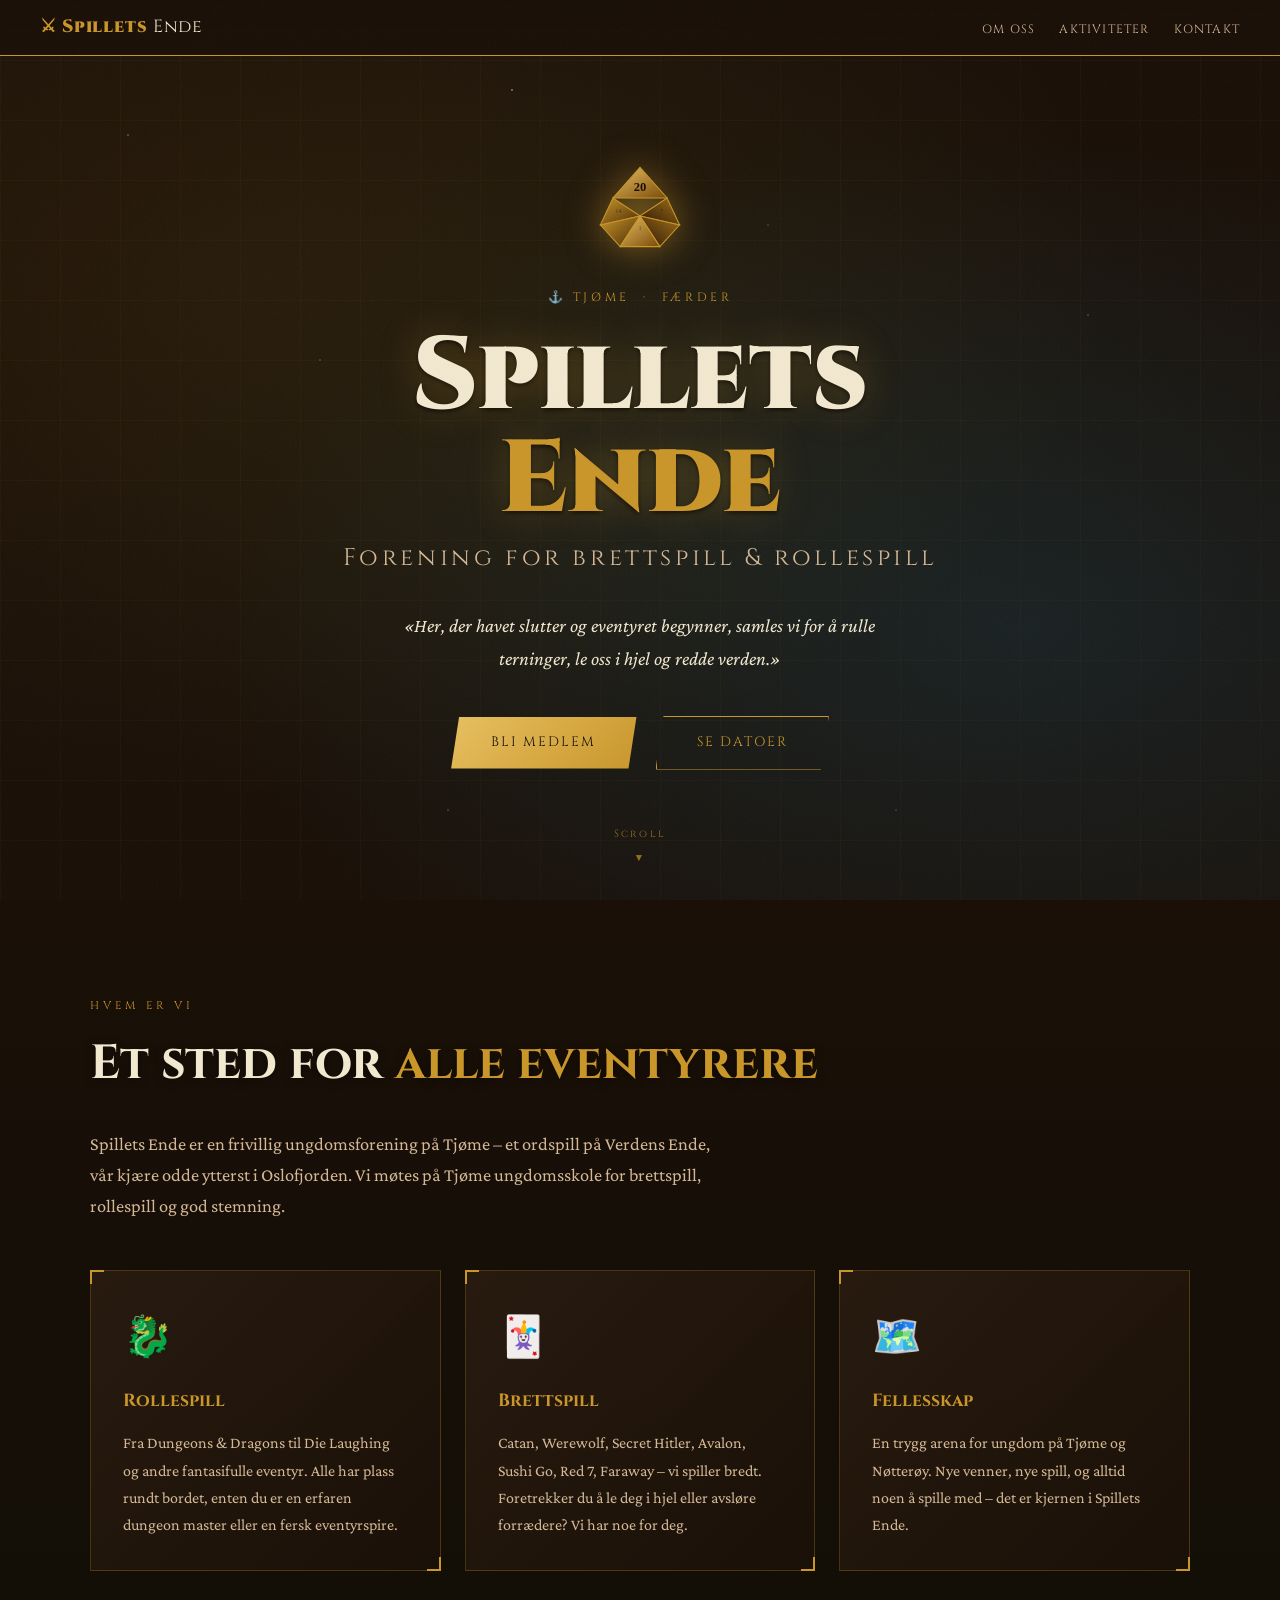
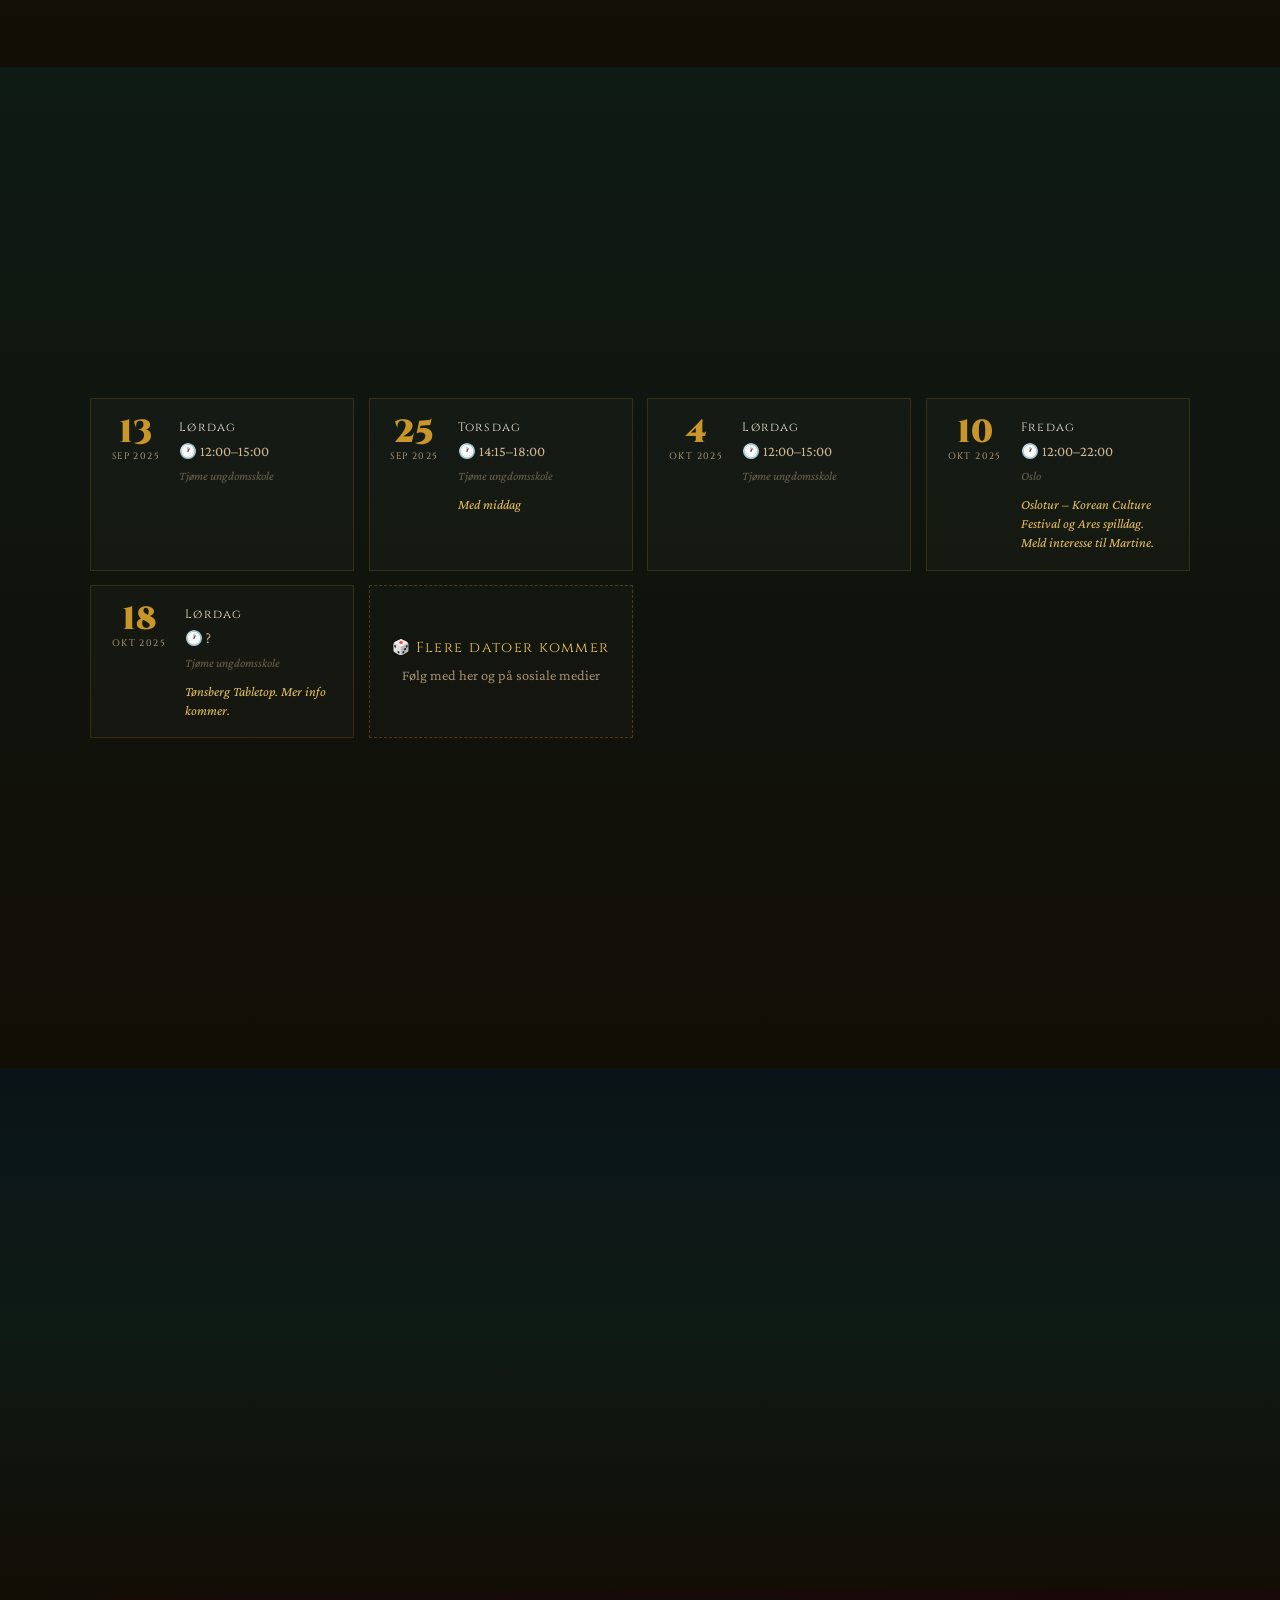
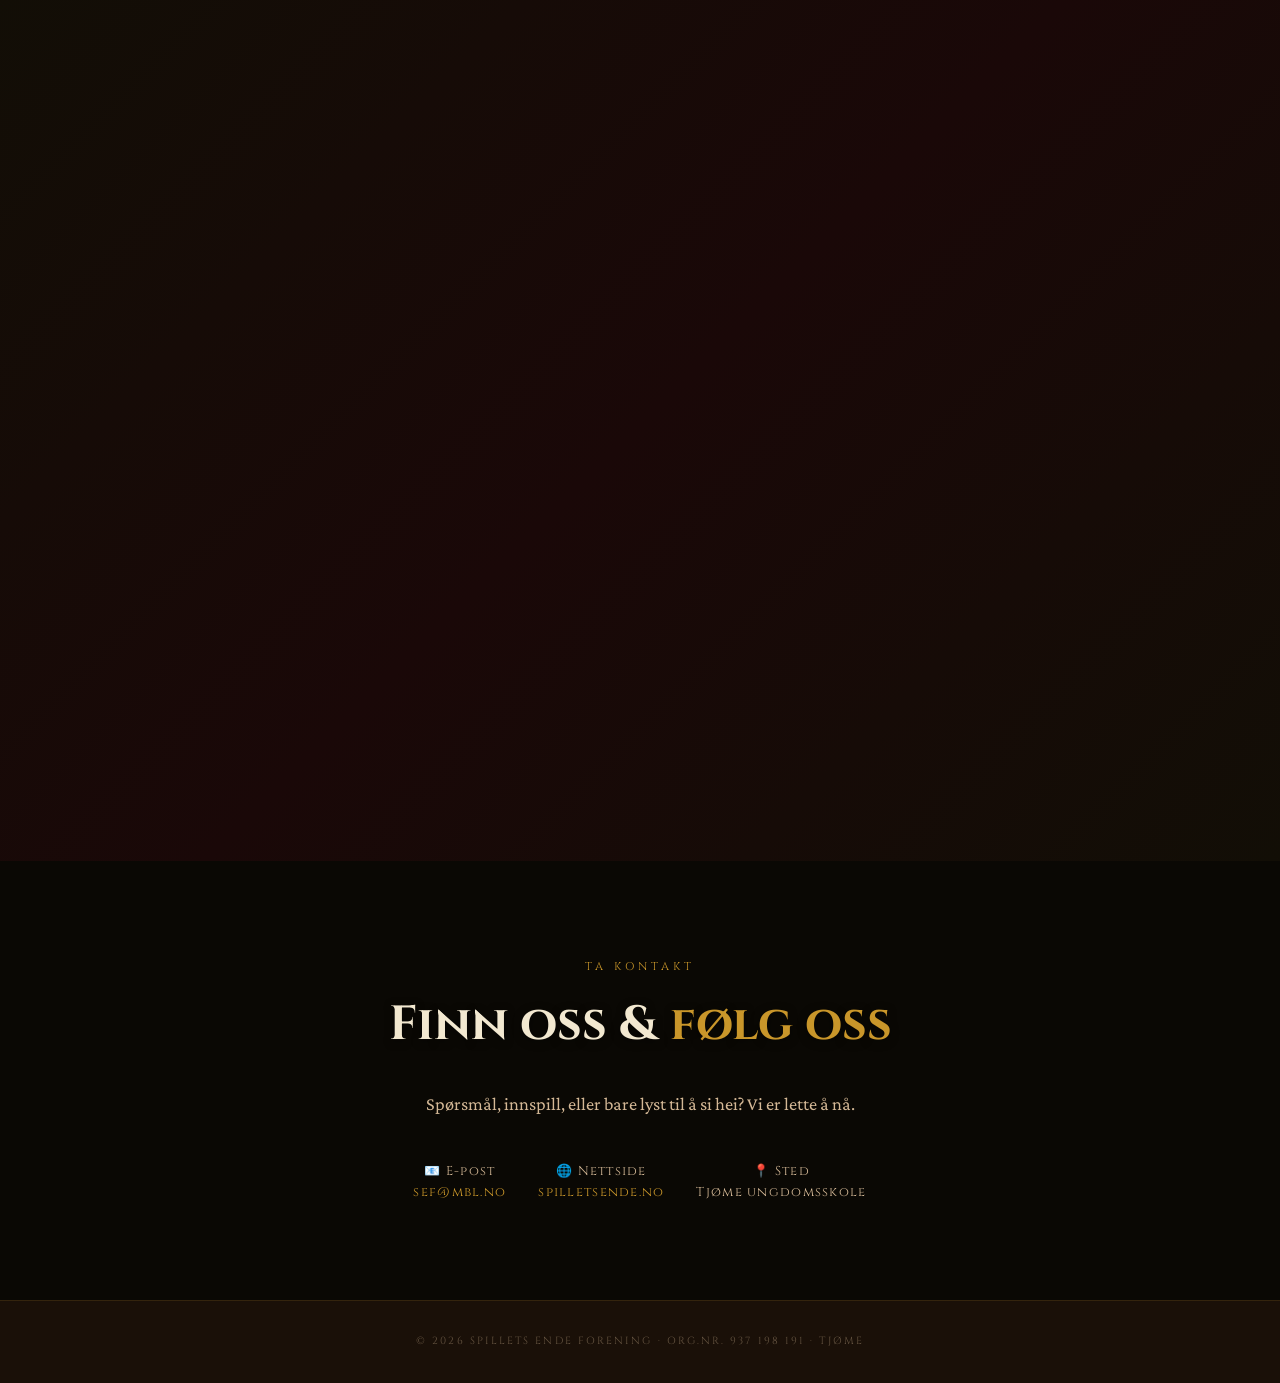
<file: index.html>
<!DOCTYPE html>
<html lang="no">
<head>
  <meta charset="UTF-8" />
  <meta name="viewport" content="width=device-width, initial-scale=1.0" />
  <title>Spillets Ende Forening – Tjøme</title>
  <link rel="preconnect" href="https://fonts.googleapis.com">
  <link href="https://fonts.googleapis.com/css2?family=Cinzel:wght@400;700;900&family=Crimson+Pro:ital,wght@0,400;0,600;1,400&display=swap" rel="stylesheet">
  <style>
    :root {
      --ink:       #1a1008;
      --parchment: #f2e8d0;
      --aged:      #d4b896;
      --crimson:   #8b1a1a;
      --gold:      #c9962a;
      --gold-lt:   #e8c060;
      --forest:    #2d4a2d;
      --ocean:     #1a3a4a;
    }

    *, *::before, *::after { box-sizing: border-box; margin: 0; padding: 0; }
    html { scroll-behavior: smooth; }

    body {
      background-color: var(--ink);
      color: var(--parchment);
      font-family: 'Crimson Pro', Georgia, serif;
      font-size: 1.15rem;
      line-height: 1.7;
      overflow-x: hidden;
    }

    body::before {
      content: '';
      position: fixed; inset: 0;
      background-image: url("data:image/svg+xml,%3Csvg xmlns='http://www.w3.org/2000/svg' width='300' height='300'%3E%3Cfilter id='n'%3E%3CfeTurbulence type='fractalNoise' baseFrequency='0.65' numOctaves='3' stitchTiles='stitch'/%3E%3C/filter%3E%3Crect width='300' height='300' filter='url(%23n)' opacity='0.04'/%3E%3C/svg%3E");
      pointer-events: none; z-index: 1000; opacity: 0.6;
    }

    /* NAV */
    nav {
      position: fixed; top: 0; left: 0; right: 0; z-index: 900;
      display: flex; align-items: center; justify-content: space-between;
      padding: 0.75rem 2.5rem;
      background: linear-gradient(to bottom, rgba(26,16,8,0.97), rgba(26,16,8,0.85));
      border-bottom: 1px solid var(--gold);
      backdrop-filter: blur(6px);
    }
    .nav-logo {
      font-family: 'Cinzel', serif; font-weight: 900; font-size: 1.1rem;
      color: var(--gold); letter-spacing: 0.05em; text-decoration: none;
    }
    .nav-logo span { color: var(--parchment); font-weight: 400; }
    nav ul { list-style: none; display: flex; gap: 1.5rem; }
    nav ul a {
      font-family: 'Cinzel', serif; font-size: 0.75rem;
      letter-spacing: 0.1em; color: var(--aged);
      text-decoration: none; text-transform: uppercase; transition: color 0.2s;
    }
    nav ul a:hover { color: var(--gold-lt); }

    /* HERO */
    #hero {
      min-height: 100vh;
      display: flex; flex-direction: column;
      align-items: center; justify-content: center;
      position: relative; padding: 6rem 2rem 4rem;
      text-align: center; overflow: hidden;
    }
    #hero::before {
      content: ''; position: absolute; inset: 0;
      background:
        radial-gradient(ellipse at 20% 30%, rgba(201,150,42,0.08) 0%, transparent 60%),
        radial-gradient(ellipse at 80% 70%, rgba(26,58,74,0.4) 0%, transparent 55%),
        radial-gradient(ellipse at 50% 50%, rgba(45,74,45,0.15) 0%, transparent 70%);
    }
    .stars {
      position: absolute; inset: 0;
      background-image:
        radial-gradient(1px 1px at 10% 15%, rgba(255,255,220,0.7) 0%, transparent 100%),
        radial-gradient(1px 1px at 25% 40%, rgba(255,255,220,0.5) 0%, transparent 100%),
        radial-gradient(1.5px 1.5px at 40% 10%, rgba(255,255,220,0.6) 0%, transparent 100%),
        radial-gradient(1px 1px at 60% 25%, rgba(255,255,220,0.4) 0%, transparent 100%),
        radial-gradient(1px 1px at 75% 5%, rgba(255,255,220,0.7) 0%, transparent 100%),
        radial-gradient(1px 1px at 85% 35%, rgba(255,255,220,0.5) 0%, transparent 100%),
        radial-gradient(1px 1px at 35% 90%, rgba(255,255,220,0.5) 0%, transparent 100%),
        radial-gradient(1px 1px at 70% 90%, rgba(255,255,220,0.4) 0%, transparent 100%);
    }
    #hero::after {
      content: ''; position: absolute; inset: 0;
      background-image:
        linear-gradient(rgba(201,150,42,0.04) 1px, transparent 1px),
        linear-gradient(90deg, rgba(201,150,42,0.04) 1px, transparent 1px);
      background-size: 60px 60px;
    }
    .hero-content { position: relative; z-index: 2; max-width: 780px; }
    .hero-eyebrow {
      font-family: 'Cinzel', serif; font-size: 0.75rem;
      letter-spacing: 0.3em; color: var(--gold); text-transform: uppercase;
      margin-bottom: 1.2rem; opacity: 0; animation: fadeUp 0.8s 0.2s forwards;
    }
    .hero-title {
      font-family: 'Cinzel', serif; font-weight: 900;
      font-size: clamp(3rem, 8vw, 6.5rem); line-height: 1.0;
      color: var(--parchment);
      text-shadow: 0 0 40px rgba(201,150,42,0.3), 0 2px 4px rgba(0,0,0,0.8);
      margin-bottom: 0.4rem; opacity: 0; animation: fadeUp 0.9s 0.4s forwards;
    }
    .hero-title .accent { color: var(--gold); }
    .hero-sub {
      font-family: 'Cinzel', serif; font-size: clamp(1rem, 2.5vw, 1.5rem);
      color: var(--aged); letter-spacing: 0.15em; margin-bottom: 2rem;
      opacity: 0; animation: fadeUp 0.9s 0.6s forwards;
    }
    .hero-tagline {
      font-style: italic; font-size: 1.2rem; color: var(--parchment);
      opacity: 0; animation: fadeUp 0.9s 0.8s forwards;
      margin-bottom: 2.5rem; max-width: 520px; margin-left: auto; margin-right: auto;
    }

    /* D20 */
    .d20-wrap {
      display: block; margin: 0 auto 1.5rem;
      opacity: 0; animation: fadeUp 0.9s 0.1s forwards;
    }
    .d20-svg {
      width: 90px; height: 90px;
      animation: slowSpin 22s linear infinite;
      filter: drop-shadow(0 0 18px rgba(201,150,42,0.55));
    }
    @keyframes slowSpin { from { transform: rotate(0deg); } to { transform: rotate(360deg); } }

    .btn-primary {
      display: inline-block; font-family: 'Cinzel', serif;
      font-size: 0.85rem; letter-spacing: 0.15em; text-transform: uppercase;
      color: var(--ink); background: linear-gradient(135deg, var(--gold-lt), var(--gold));
      padding: 0.9rem 2.5rem; border: none; cursor: pointer; text-decoration: none;
      clip-path: polygon(8px 0%, 100% 0%, calc(100% - 8px) 100%, 0% 100%);
      transition: filter 0.2s, transform 0.2s;
      opacity: 0; animation: fadeUp 0.9s 1s forwards;
    }
    .btn-primary:hover { filter: brightness(1.15); transform: translateY(-2px); }
    .btn-secondary {
      display: inline-block; font-family: 'Cinzel', serif;
      font-size: 0.85rem; letter-spacing: 0.15em; text-transform: uppercase;
      color: var(--gold); background: transparent;
      padding: 0.9rem 2.5rem; border: 1px solid var(--gold); cursor: pointer;
      text-decoration: none; margin-left: 1rem;
      clip-path: polygon(8px 0%, 100% 0%, calc(100% - 8px) 100%, 0% 100%);
      transition: background 0.2s, color 0.2s, transform 0.2s;
      opacity: 0; animation: fadeUp 0.9s 1.1s forwards;
    }
    .btn-secondary:hover { background: rgba(201,150,42,0.1); transform: translateY(-2px); }

    .scroll-hint {
      position: absolute; bottom: 2rem; left: 50%; transform: translateX(-50%);
      font-family: 'Cinzel', serif; font-size: 0.65rem;
      letter-spacing: 0.2em; color: var(--gold);
      opacity: 0; animation: fadeIn 1s 2s forwards;
      display: flex; flex-direction: column; align-items: center; gap: 0.4rem;
    }
    .scroll-hint::after { content: '▼'; animation: bounce 1.5s ease-in-out infinite; }
    @keyframes bounce { 0%,100%{transform:translateY(0)} 50%{transform:translateY(6px)} }

    /* SHARED */
    section { padding: 6rem 2rem; position: relative; }
    .section-inner { max-width: 1100px; margin: 0 auto; }
    .section-label {
      font-family: 'Cinzel', serif; font-size: 0.7rem;
      letter-spacing: 0.35em; color: var(--gold);
      text-transform: uppercase; margin-bottom: 0.5rem;
    }
    .section-title {
      font-family: 'Cinzel', serif; font-size: clamp(2rem, 4vw, 3rem);
      font-weight: 700; color: var(--parchment); margin-bottom: 1.5rem;
      text-shadow: 0 2px 8px rgba(0,0,0,0.5);
    }
    .section-title .gold { color: var(--gold); }

    /* OM OSS */
    #om {
      background: linear-gradient(to bottom, var(--ink), #120e06),
        url("data:image/svg+xml,%3Csvg xmlns='http://www.w3.org/2000/svg' width='60' height='60'%3E%3Cpath d='M30 5 L55 20 L55 40 L30 55 L5 40 L5 20 Z' fill='none' stroke='rgba(201,150,42,0.04)' stroke-width='1'/%3E%3C/svg%3E") center/60px 60px;
    }
    .cards-grid {
      display: grid; grid-template-columns: repeat(auto-fit, minmax(280px, 1fr));
      gap: 1.5rem; margin-top: 3rem;
    }
    .card {
      background: linear-gradient(135deg, rgba(42,28,16,0.9), rgba(26,16,8,0.95));
      border: 1px solid rgba(201,150,42,0.25);
      padding: 2rem; position: relative; transition: border-color 0.3s, transform 0.3s;
    }
    .card:hover { border-color: var(--gold); transform: translateY(-4px); }
    .card::before, .card::after {
      content: ''; position: absolute; width: 14px; height: 14px;
      border-color: var(--gold); border-style: solid;
    }
    .card::before { top: -1px; left: -1px; border-width: 2px 0 0 2px; }
    .card::after  { bottom: -1px; right: -1px; border-width: 0 2px 2px 0; }
    .card-icon { font-size: 2.5rem; margin-bottom: 1rem; }
    .card-title { font-family: 'Cinzel', serif; font-size: 1.1rem; color: var(--gold); margin-bottom: 0.75rem; }
    .card p { color: var(--aged); font-size: 1rem; }

    /* KALENDER */
    #kalender { background: linear-gradient(to bottom, #0e1a14, #120e06); }
    .cal-grid {
      display: grid;
      grid-template-columns: repeat(auto-fill, minmax(250px, 1fr));
      gap: 0.9rem; margin-top: 2.5rem;
    }
    .cal-item {
      display: flex; align-items: flex-start; gap: 1.2rem;
      border: 1px solid rgba(201,150,42,0.18);
      padding: 1.1rem 1.3rem;
      background: rgba(255,255,255,0.02);
      position: relative; transition: border-color 0.3s, background 0.3s;
    }
    .cal-item:hover { border-color: var(--gold); background: rgba(201,150,42,0.05); }
    .cal-item.past { opacity: 0.38; }
    .cal-item.next { border-color: var(--gold); background: rgba(201,150,42,0.08); }
    .cal-item.next::before {
      content: 'NESTE';
      position: absolute; top: -0.6rem; left: 1rem;
      font-family: 'Cinzel', serif; font-size: 0.55rem;
      letter-spacing: 0.2em; color: var(--ink);
      background: var(--gold); padding: 0.1rem 0.5rem;
    }
    .cal-item.placeholder {
      border-style: dashed; border-color: rgba(201,150,42,0.3);
      align-items: center; justify-content: center; text-align: center;
      background: rgba(255,255,255,0.01);
    }
    .cal-item.placeholder .cal-weekday { font-size: 0.9rem; color: var(--gold-lt); }
    .cal-item.placeholder .cal-time { opacity: 0.75; }
    .cal-date-box { flex-shrink: 0; text-align: center; min-width: 46px; }
    .cal-day { font-family: 'Cinzel', serif; font-size: 2rem; font-weight: 900; color: var(--gold); line-height: 1; }
    .cal-month { font-family: 'Cinzel', serif; font-size: 0.58rem; letter-spacing: 0.15em; text-transform: uppercase; color: var(--aged); }
    .cal-info { flex: 1; }
    .cal-weekday { font-family: 'Cinzel', serif; font-size: 0.75rem; letter-spacing: 0.1em; color: var(--parchment); margin-bottom: 0.1rem; }
    .cal-time { font-size: 0.9rem; color: var(--aged); }
    .cal-location { font-size: 0.78rem; color: rgba(212,184,150,0.45); font-style: italic; margin-top: 0.15rem; }
    .cal-note { font-size: 0.85rem; color: var(--gold-lt); font-style: italic; margin-top: 0.5rem; line-height: 1.4; }

    /* HISTORIKK */
    .historikk-wrap { margin-top: 2.5rem; }
    .historikk-list { display: flex; flex-wrap: wrap; gap: 0.5rem; margin-top: 1.2rem; }
    .historikk-chip {
      font-size: 0.78rem; color: rgba(212,184,150,0.55);
      border: 1px solid rgba(201,150,42,0.12);
      padding: 0.3rem 0.75rem; white-space: nowrap;
      background: rgba(255,255,255,0.015);
    }

    /* TJØME */
    #tjome { background: linear-gradient(to bottom, #0a1418, #0e1a14 50%, #120e06); }
    .location-pill {
      display: inline-flex; align-items: center; gap: 0.5rem;
      font-family: 'Cinzel', serif; font-size: 0.75rem; letter-spacing: 0.1em;
      color: var(--ocean); background: var(--gold);
      padding: 0.3rem 1rem;
      clip-path: polygon(6px 0%,100% 0%,calc(100% - 6px) 100%,0% 100%);
      margin-bottom: 1.5rem;
    }

    /* MEMBERSHIP */
    #medlemskap { background: linear-gradient(135deg, #120e06, #1a0808, #120e06); text-align: center; }
    .membership-box {
      max-width: 540px; margin: 3rem auto 0;
      border: 1px solid var(--gold); padding: 3rem 2.5rem; position: relative;
      background: linear-gradient(135deg, rgba(42,16,16,0.6), rgba(26,8,8,0.8));
    }
    .membership-box::before {
      content: '✦ ── ✦'; position: absolute; top: -0.75rem; left: 50%; transform: translateX(-50%);
      background: #120e06; padding: 0 1rem; color: var(--gold); font-size: 0.8rem; letter-spacing: 0.2em;
    }
    .membership-box::after {
      content: '✦ ── ✦'; position: absolute; bottom: -0.75rem; left: 50%; transform: translateX(-50%);
      background: #120e06; padding: 0 1rem; color: var(--gold); font-size: 0.8rem; letter-spacing: 0.2em;
    }
    .price-display {
      font-family: 'Cinzel', serif; font-size: 4rem; font-weight: 900;
      color: var(--gold); line-height: 1; margin: 1rem 0 0.25rem;
      text-shadow: 0 0 30px rgba(201,150,42,0.4);
    }
    .price-display span { font-size: 1.5rem; vertical-align: super; }
    .price-label {
      font-family: 'Cinzel', serif; font-size: 0.7rem; letter-spacing: 0.3em;
      color: var(--aged); margin-bottom: 2rem; text-transform: uppercase;
    }
    .perks { list-style: none; text-align: left; margin-bottom: 2rem; }
    .perks li {
      padding: 0.5rem 0; border-bottom: 1px solid rgba(201,150,42,0.1);
      color: var(--aged); font-size: 1rem;
    }
    .perks li::before { content: '⚔ '; color: var(--gold); }

    /* KONTAKT */
    #kontakt { background: #0a0804; text-align: center; }
    .kontakt-grid { display: flex; flex-wrap: wrap; justify-content: center; gap: 2rem; margin-top: 2.5rem; }
    .kontakt-item { font-family: 'Cinzel', serif; font-size: 0.8rem; letter-spacing: 0.1em; color: var(--aged); }
    .kontakt-item a { color: var(--gold); text-decoration: none; }
    .kontakt-item a:hover { color: var(--gold-lt); }

    footer {
      padding: 2rem; text-align: center;
      border-top: 1px solid rgba(201,150,42,0.15);
      font-family: 'Cinzel', serif; font-size: 0.65rem;
      letter-spacing: 0.2em; color: rgba(212,184,150,0.4);
    }

    @keyframes fadeUp { from { opacity: 0; transform: translateY(20px); } to { opacity: 1; transform: translateY(0); } }
    @keyframes fadeIn { from { opacity: 0; } to { opacity: 0.7; } }
    .reveal { opacity: 0; transform: translateY(24px); transition: opacity 0.6s ease, transform 0.6s ease; }
    .reveal.visible { opacity: 1; transform: translateY(0); }
    @media (prefers-reduced-motion: reduce) { .reveal { opacity: 1; transform: none; } }
    @media (max-width: 600px) {
      nav ul { display: none; }
      .btn-secondary { margin-left: 0; margin-top: 0.75rem; display: block; text-align: center; }
    }
  </style>
</head>
<body>

  <nav>
    <a class="nav-logo" href="index.html">⚔ Spillets <span>Ende</span></a>
    <ul>
      <li><a href="om-oss.html">Om oss</a></li>
      <li><a href="aktiviteter.html">Aktiviteter</a></li>
      <li><a href="kontakt.html">Kontakt</a></li>
    </ul>
  </nav>

  <!-- HERO -->
  <section id="hero">
    <div class="stars"></div>
    <div class="hero-content">
      <span class="d20-wrap">
        <svg class="d20-svg" viewBox="0 0 100 100" xmlns="http://www.w3.org/2000/svg">
          <defs>
            <linearGradient id="g1" x1="0%" y1="0%" x2="100%" y2="100%">
              <stop offset="0%" stop-color="#e8c060"/>
              <stop offset="100%" stop-color="#7a4a08"/>
            </linearGradient>
            <linearGradient id="g2" x1="0%" y1="0%" x2="100%" y2="100%">
              <stop offset="0%" stop-color="#c9962a"/>
              <stop offset="100%" stop-color="#4a2a05"/>
            </linearGradient>
            <linearGradient id="g3" x1="100%" y1="0%" x2="0%" y2="100%">
              <stop offset="0%" stop-color="#a07018"/>
              <stop offset="100%" stop-color="#2a1403"/>
            </linearGradient>
          </defs>
          <polygon points="50,6 80,40 20,40" fill="url(#g1)" stroke="#c9962a" stroke-width="1.2"/>
          <polygon points="20,40 6,70 50,60" fill="url(#g2)" stroke="#c9962a" stroke-width="1.2"/>
          <polygon points="80,40 94,70 50,60" fill="url(#g3)" stroke="#c9962a" stroke-width="1.2"/>
          <polygon points="6,70 28,94 50,60" fill="url(#g2)" stroke="#c9962a" stroke-width="1.2"/>
          <polygon points="94,70 72,94 50,60" fill="url(#g3)" stroke="#c9962a" stroke-width="1.2"/>
          <polygon points="28,94 72,94 50,60" fill="url(#g1)" stroke="#c9962a" stroke-width="1.2"/>
          <text x="50" y="29" text-anchor="middle" dominant-baseline="middle"
            fill="#1a0e04" font-family="Georgia,serif" font-weight="bold" font-size="14">20</text>
          <text x="26" y="57" text-anchor="middle" fill="rgba(26,14,4,0.5)" font-family="serif" font-size="7">14</text>
          <text x="74" y="57" text-anchor="middle" fill="rgba(26,14,4,0.5)" font-family="serif" font-size="7">7</text>
          <text x="50" y="76" text-anchor="middle" fill="rgba(26,14,4,0.5)" font-family="serif" font-size="7">1</text>
        </svg>
      </span>

      <p class="hero-eyebrow">⚓ Tjøme &nbsp;·&nbsp; Færder</p>
      <h1 class="hero-title">Spillets<br><span class="accent">Ende</span></h1>
      <p class="hero-sub">Forening for brettspill & rollespill</p>
      <p class="hero-tagline">«Her, der havet slutter og eventyret begynner, samles vi for å rulle terninger, le oss i hjel og redde verden.»</p>
      <a href="kontakt.html" class="btn-primary">Bli medlem</a>
      <a href="#kalender" class="btn-secondary">Se datoer</a>
    </div>
    <div class="scroll-hint">Scroll</div>
  </section>

  <!-- OM OSS -->
  <section id="om">
    <div class="section-inner">
      <div class="reveal">
        <p class="section-label">Hvem er vi</p>
        <h2 class="section-title">Et sted for <span class="gold">alle eventyrere</span></h2>
        <p style="max-width:620px; color:var(--aged);">
          Spillets Ende er en frivillig ungdomsforening på Tjøme – et ordspill på Verdens Ende, vår kjære odde ytterst i Oslofjorden. Vi møtes på Tjøme ungdomsskole for brettspill, rollespill og god stemning.
        </p>
      </div>
      <div class="cards-grid">
        <div class="card reveal">
          <div class="card-icon">🐉</div>
          <h3 class="card-title">Rollespill</h3>
          <p>Fra Dungeons & Dragons til Die Laughing og andre fantasifulle eventyr. Alle har plass rundt bordet, enten du er en erfaren dungeon master eller en fersk eventyrspire.</p>
        </div>
        <div class="card reveal">
          <div class="card-icon">🃏</div>
          <h3 class="card-title">Brettspill</h3>
          <p>Catan, Werewolf, Secret Hitler, Avalon, Sushi Go, Red 7, Faraway – vi spiller bredt. Foretrekker du å le deg i hjel eller avsløre forrædere? Vi har noe for deg.</p>
        </div>
        <div class="card reveal">
          <div class="card-icon">🗺️</div>
          <h3 class="card-title">Fellesskap</h3>
          <p>En trygg arena for ungdom på Tjøme og Nøtterøy. Nye venner, nye spill, og alltid noen å spille med – det er kjernen i Spillets Ende.</p>
        </div>
      </div>
    </div>
  </section>

  <!-- KALENDER -->
  <section id="kalender">
    <div class="section-inner">
      <div class="reveal">
        <p class="section-label">Når vi møtes</p>
        <h2 class="section-title">Spillsamlinger <span class="gold">2025</span></h2>
        <p style="color:var(--aged); max-width:580px; margin-bottom:0.5rem;">
          Alle samlinger holdes på <strong style="color:var(--parchment)">Tjøme ungdomsskole</strong> med mindre annet er angitt. Sjekk sosiale medier for eventuelle endringer.
        </p>
      </div>
      <div class="cal-grid" id="calGrid"></div>

      <div class="historikk-wrap reveal">
        <p class="section-label" style="margin-bottom:0.75rem;">Gjennomførte arrangementer</p>
        <div class="historikk-list" id="historikkList"></div>
      </div>
    </div>
  </section>

  <!-- TJØME -->
  <section id="tjome">
    <div class="section-inner">
      <div class="reveal">
        <div class="location-pill">📍 Tjøme, Færder kommune</div>
        <p class="section-label">Vår hjemmehavn</p>
        <h2 class="section-title">Øya ved <span class="gold">verdens ende</span></h2>
        <p style="color:var(--aged); max-width:620px;">Vi holder til på Tjøme – en øy der havet møter himmelen og eventyrene begynner. Rett utenfor Tønsberg, ytterst i Oslofjorden.</p>
        <p style="color:var(--aged); max-width:620px; margin-top:1rem;">Vi spiller på <strong style="color:var(--parchment)">Tjøme ungdomsskole</strong> – en trygg base for alle som vil utforske verdener på brett og papir.</p>
      </div>
    </div>
  </section>

  <!-- MEMBERSHIP -->
  <section id="medlemskap">
    <div class="section-inner">
      <div class="reveal">
        <p class="section-label">Bli en del av lauget</p>
        <h2 class="section-title">Medlemskap i <span class="gold">Spillets Ende</span></h2>
      </div>
      <div class="membership-box reveal">
        <p style="font-family:'Cinzel',serif; font-size:0.75rem; letter-spacing:0.2em; color:var(--aged);">ÅRSAVGIFT</p>
        <div class="price-display"><span>kr</span> 50</div>
        <p class="price-label">per år</p>
        <ul class="perks">
          <li>Stemmerett på årsmøtet og andre avgjørelser</li>
          <li>Antall medlemmer avgjør hvor mye støtte vi får</li>
          <li>Vi jobber for flere fordeler for medlemmer</li>
        </ul>
        <p style="font-size:0.9rem; color:var(--aged); margin-bottom:1.75rem;">
          Kontonummer: <strong style="color:var(--parchment); letter-spacing:0.05em;">3126 48 65061</strong>
        </p>
        <a href="innmelding.html" class="btn-primary">Meld deg inn nå</a>
      </div>
    </div>
  </section>

  <!-- KONTAKT -->
  <section id="kontakt">
    <div class="section-inner">
      <div class="reveal">
        <p class="section-label">Ta kontakt</p>
        <h2 class="section-title">Finn oss &amp; <span class="gold">følg oss</span></h2>
        <p style="color:var(--aged); max-width:500px; margin:0 auto 2rem;">
          Spørsmål, innspill, eller bare lyst til å si hei? Vi er lette å nå.
        </p>
      </div>
      <div class="kontakt-grid reveal">
        <div class="kontakt-item">📧 E-post<br><a href="mailto:sef@mbl.no">sef@mbl.no</a></div>
        <div class="kontakt-item">🌐 Nettside<br><a href="https://spilletsende.no">spilletsende.no</a></div>
        <div class="kontakt-item">📍 Sted<br><span style="color:var(--aged);">Tjøme ungdomsskole</span></div>
      </div>
    </div>
  </section>

  <footer>
    <p>© 2026 SPILLETS ENDE FORENING · ORG.NR. 937 198 191 · TJØME</p>
  </footer>

  <script>
    const months = ['jan','feb','mar','apr','mai','jun','jul','aug','sep','okt','nov','des'];

    // Scroll reveal observer – definert tidlig så loadCalendar kan bruke den
    const observer = new IntersectionObserver(entries => {
      entries.forEach((e, i) => {
        if (e.isIntersecting) setTimeout(() => e.target.classList.add('visible'), i * 70);
      });
    }, { threshold: 0.08 });

    // ── OPPDATER DATOER HER ──────────────────────────────────────────
    const SESSIONS = {
      kommende: [
        { date: "2025-09-13", weekday: "Lørdag",  time: "12:00–15:00" },
        { date: "2025-09-25", weekday: "Torsdag", time: "14:15–18:00", note: "Med middag" },
        { date: "2025-10-04", weekday: "Lørdag",  time: "12:00–15:00" },
        { date: "2025-10-10", weekday: "Fredag",  time: "12:00–22:00", location: "Oslo", note: "Oslotur – Korean Culture Festival og Ares spilldag. Meld interesse til Martine." },
        { date: "2025-10-18", weekday: "Lørdag",  time: "?",           note: "Tønsberg Tabletop. Mer info kommer." }
      ],
      historikk: [
        { date: "2025-01-26", time: "11:00–14:00" },
        { date: "2025-02-03", time: "17:30–20:30" },
        { date: "2025-02-20", time: "11:00–14:00" },
        { date: "2025-03-02", time: "14:00–17:00" },
        { date: "2025-03-10", time: "17:00–20:00" },
        { date: "2025-03-21", time: "18:00–21:00" },
        { date: "2025-04-03", time: "15:00–18:00" },
        { date: "2025-04-07", time: "15:00–18:00" },
        { date: "2025-04-14", time: "17:30–20:30" },
        { date: "2025-04-25", time: "18:00–21:00" },
        { date: "2025-05-11", time: "17:30–20:30" },
        { date: "2025-05-14", time: "11:00–14:00" },
        { date: "2025-05-25", time: "11:00–14:00" },
        { date: "2025-05-31", time: "11:00–14:00" },
        { date: "2025-06-05", time: "18:00–21:00" },
        { date: "2025-06-14", time: "11:00–14:00" },
        { date: "2025-08-02", time: "12:00–15:00" },
        { date: "2025-08-07", time: "12:00–15:00" },
        { date: "2025-08-16", time: "13:00–16:00" },
        { date: "2025-09-05", time: "12:00–22:00" },
        { date: "2025-09-06", time: "12:00–15:00" }
      ]
    };
    // ────────────────────────────────────────────────────────────────

    function loadCalendar() {
      const data = SESSIONS;
      const now = new Date(); now.setHours(0,0,0,0);

      // ── KOMMENDE ──
      const grid = document.getElementById('calGrid');
      const kommende = data.kommende;
      const nextIdx = kommende.findIndex(s => new Date(s.date) >= now);

      kommende.forEach((s, i) => {
        const d = new Date(s.date);
        const isPast = d < now;
        const isNext = i === nextIdx;
        const el = document.createElement('div');
        el.className = 'cal-item reveal' + (isPast ? ' past' : '') + (isNext ? ' next' : '');
        el.innerHTML = `
          <div class="cal-date-box">
            <div class="cal-day">${d.getDate()}</div>
            <div class="cal-month">${months[d.getMonth()]} ${d.getFullYear()}</div>
          </div>
          <div class="cal-info">
            <div class="cal-weekday">${s.weekday}</div>
            <div class="cal-time">🕐 ${s.time}</div>
            <div class="cal-location">${s.location || 'Tjøme ungdomsskole'}</div>
            ${s.note ? `<div class="cal-note">${s.note}</div>` : ''}
          </div>`;
        grid.appendChild(el);
        observer.observe(el);
      });

      // Placeholder "flere datoer kommer"
      const moreBox = document.createElement('div');
      moreBox.className = 'cal-item placeholder reveal';
      moreBox.innerHTML = `
        <div class="cal-info">
          <div class="cal-weekday">🎲 Flere datoer kommer</div>
          <div class="cal-time">Følg med her og på sosiale medier</div>
        </div>`;
      grid.appendChild(moreBox);
      observer.observe(moreBox);

      // ── HISTORIKK ──
      const historikkList = document.getElementById('historikkList');
      data.historikk.forEach(s => {
        const d = new Date(s.date);
        const chip = document.createElement('span');
        chip.className = 'historikk-chip';
        chip.textContent = `${d.getDate()}. ${months[d.getMonth()]} ${d.getFullYear()} · ${s.time}`;
        historikkList.appendChild(chip);
      });
    }

    loadCalendar();

    // Scroll reveal for statiske elementer
    document.querySelectorAll('.reveal').forEach(el => observer.observe(el));

    // Active nav
    const navLinks = document.querySelectorAll('nav ul a');
    window.addEventListener('scroll', () => {
      let current = '';
      document.querySelectorAll('section[id]').forEach(s => {
        if (window.scrollY >= s.offsetTop - 120) current = s.id;
      });
      navLinks.forEach(a => {
        a.style.color = a.getAttribute('href') === '#' + current ? 'var(--gold)' : '';
      });
    });
  </script>
</body>
</html>
</file>
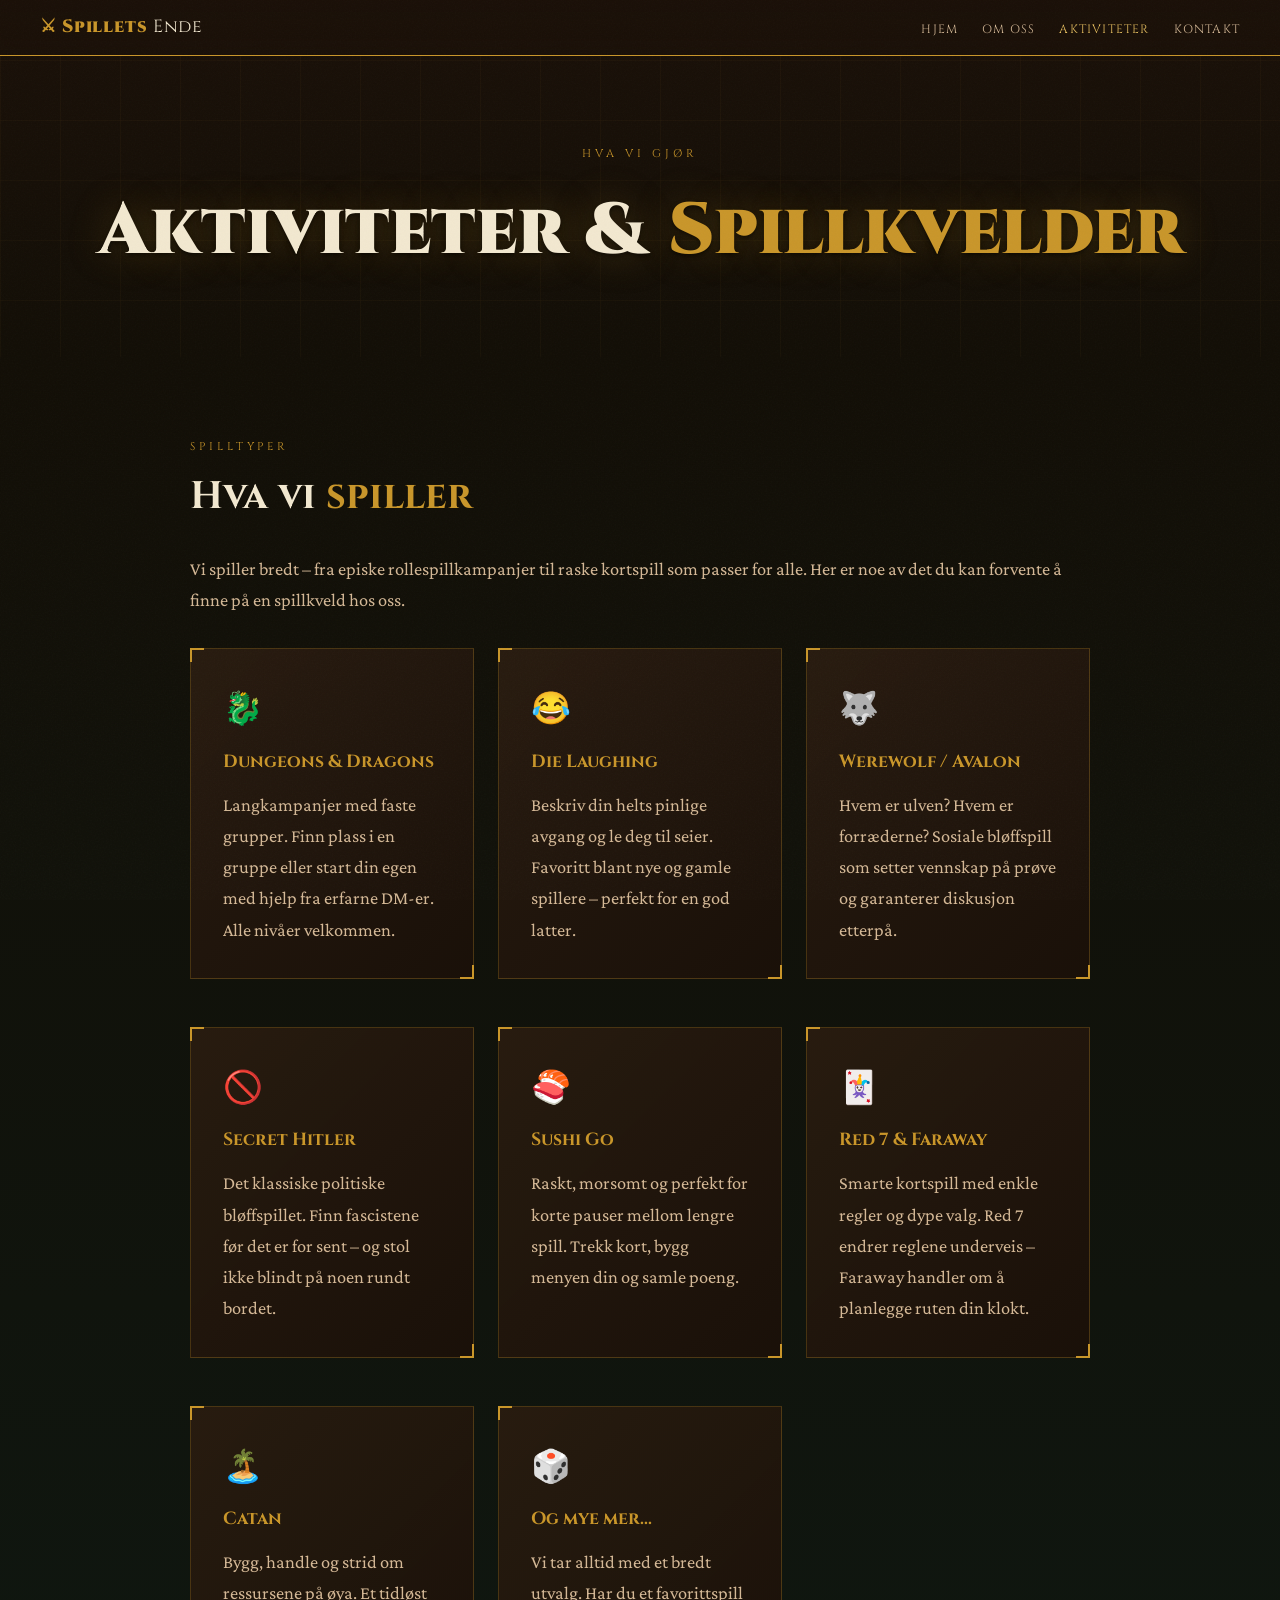
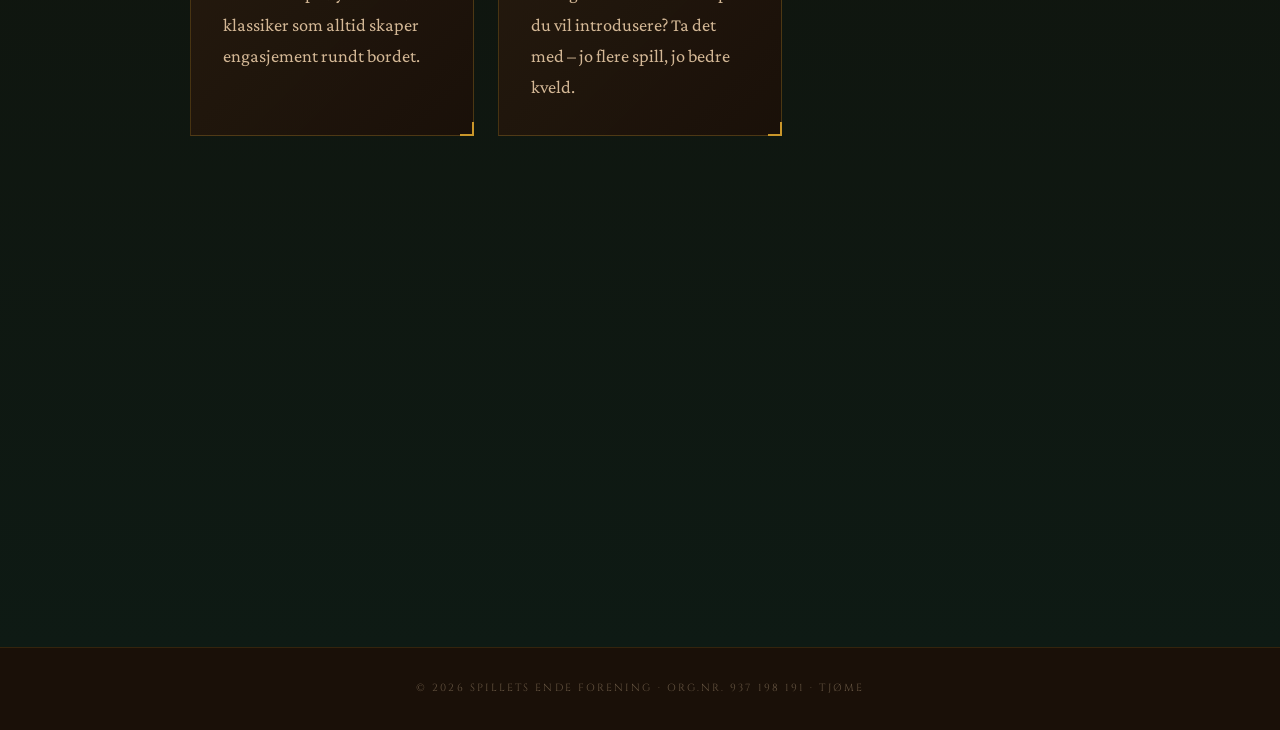
<file: aktiviteter.html>
<!DOCTYPE html>
<html lang="no">
<head>
  <meta charset="UTF-8" />
  <meta name="viewport" content="width=device-width, initial-scale=1.0" />
  <title>Aktiviteter – Spillets Ende Forening</title>
  <link rel="preconnect" href="https://fonts.googleapis.com">
  <link href="https://fonts.googleapis.com/css2?family=Cinzel:wght@400;700;900&family=Crimson+Pro:ital,wght@0,400;0,600;1,400&display=swap" rel="stylesheet">
  <link rel="stylesheet" href="style.css">
  <style>
    .cal-grid {
      display: grid;
      grid-template-columns: repeat(auto-fill, minmax(250px, 1fr));
      gap: 0.9rem; margin-top: 2rem;
    }
    .cal-item {
      display: flex; align-items: flex-start; gap: 1.2rem;
      border: 1px solid rgba(201,150,42,0.18);
      padding: 1.1rem 1.3rem;
      background: rgba(255,255,255,0.02);
      position: relative; transition: border-color 0.3s, background 0.3s;
    }
    .cal-item:hover { border-color: var(--gold); background: rgba(201,150,42,0.05); }
    .cal-item.past { opacity: 0.35; }
    .cal-item.next { border-color: var(--gold); background: rgba(201,150,42,0.08); }
    .cal-item.next::before {
      content: 'NESTE';
      position: absolute; top: -0.6rem; left: 1rem;
      font-family: 'Cinzel', serif; font-size: 0.55rem;
      letter-spacing: 0.2em; color: var(--ink);
      background: var(--gold); padding: 0.1rem 0.5rem;
    }
    .cal-date-box { flex-shrink: 0; text-align: center; min-width: 46px; }
    .cal-day { font-family: 'Cinzel', serif; font-size: 2rem; font-weight: 900; color: var(--gold); line-height: 1; }
    .cal-month { font-family: 'Cinzel', serif; font-size: 0.58rem; letter-spacing: 0.15em; text-transform: uppercase; color: var(--aged); }
    .cal-info { flex: 1; }
    .cal-weekday { font-family: 'Cinzel', serif; font-size: 0.75rem; letter-spacing: 0.1em; color: var(--parchment); margin-bottom: 0.1rem; }
    .cal-time { font-size: 0.9rem; color: var(--aged); }
    .cal-location { font-size: 0.78rem; color: rgba(212,184,150,0.45); font-style: italic; margin-top: 0.15rem; }
    .cal-note { font-size: 0.85rem; color: var(--gold); margin-top: 0.2rem; }
    .historikk-wrap { margin-top: 2rem; }
    .historikk-list { display: flex; flex-wrap: wrap; gap: 0.5rem; margin-top: 1rem; }
    .historikk-chip {
      font-size: 0.78rem; color: rgba(212,184,150,0.55);
      border: 1px solid rgba(201,150,42,0.12);
      padding: 0.3rem 0.75rem; white-space: nowrap;
      background: rgba(255,255,255,0.015);
    }
    .cal-item.placeholder {
      border-style: dashed; border-color: rgba(201,150,42,0.3);
      align-items: center; justify-content: center; text-align: center;
      background: rgba(255,255,255,0.01);
    }
    .cal-item.placeholder .cal-weekday { font-size: 0.9rem; color: var(--gold-lt); }
    .cal-item.placeholder .cal-time { opacity: 0.75; }
  </style>
</head>
<body>

  <nav>
    <a class="nav-logo" href="index.html">⚔ Spillets <span>Ende</span></a>
    <ul>
      <li><a href="index.html">Hjem</a></li>
      <li><a href="om-oss.html">Om oss</a></li>
      <li><a href="aktiviteter.html" class="active">Aktiviteter</a></li>
      <li><a href="kontakt.html">Kontakt</a></li>
    </ul>
  </nav>

  <div class="page-header">
    <div class="page-header-inner">
      <p class="page-label">Hva vi gjør</p>
      <h1 class="page-title">Aktiviteter & <span class="gold">Spillkvelder</span></h1>
    </div>
  </div>

  <!-- HVA VI SPILLER -->
  <section style="background: linear-gradient(to bottom, #120e06, #0e1a14);">
    <div class="section-inner">
      <div class="reveal">
        <p class="section-label">Spilltyper</p>
        <h2 class="section-title">Hva vi <span class="gold">spiller</span></h2>
        <p style="color:var(--aged); margin-bottom:2rem;">
          Vi spiller bredt – fra episke rollespillkampanjer til raske kortspill som passer for alle. Her er noe av det du kan forvente å finne på en spillkveld hos oss.
        </p>
      </div>

      <div class="cards-grid">
        <div class="card reveal">
          <div class="card-icon">🐉</div>
          <h3 class="card-title">Dungeons & Dragons</h3>
          <p>Langkampanjer med faste grupper. Finn plass i en gruppe eller start din egen med hjelp fra erfarne DM-er. Alle nivåer velkommen.</p>
        </div>
        <div class="card reveal">
          <div class="card-icon">😂</div>
          <h3 class="card-title">Die Laughing</h3>
          <p>Beskriv din helts pinlige avgang og le deg til seier. Favoritt blant nye og gamle spillere – perfekt for en god latter.</p>
        </div>
        <div class="card reveal">
          <div class="card-icon">🐺</div>
          <h3 class="card-title">Werewolf / Avalon</h3>
          <p>Hvem er ulven? Hvem er forræderne? Sosiale bløffspill som setter vennskap på prøve og garanterer diskusjon etterpå.</p>
        </div>
        <div class="card reveal">
          <div class="card-icon">🚫</div>
          <h3 class="card-title">Secret Hitler</h3>
          <p>Det klassiske politiske bløffspillet. Finn fascistene før det er for sent – og stol ikke blindt på noen rundt bordet.</p>
        </div>
        <div class="card reveal">
          <div class="card-icon">🍣</div>
          <h3 class="card-title">Sushi Go</h3>
          <p>Raskt, morsomt og perfekt for korte pauser mellom lengre spill. Trekk kort, bygg menyen din og samle poeng.</p>
        </div>
        <div class="card reveal">
          <div class="card-icon">🃏</div>
          <h3 class="card-title">Red 7 & Faraway</h3>
          <p>Smarte kortspill med enkle regler og dype valg. Red 7 endrer reglene underveis – Faraway handler om å planlegge ruten din klokt.</p>
        </div>
        <div class="card reveal">
          <div class="card-icon">🏝️</div>
          <h3 class="card-title">Catan</h3>
          <p>Bygg, handle og strid om ressursene på øya. Et tidløst klassiker som alltid skaper engasjement rundt bordet.</p>
        </div>
        <div class="card reveal">
          <div class="card-icon">🎲</div>
          <h3 class="card-title">Og mye mer...</h3>
          <p>Vi tar alltid med et bredt utvalg. Har du et favorittspill du vil introdusere? Ta det med – jo flere spill, jo bedre kveld.</p>
        </div>
      </div>

      <div class="gold-divider reveal"></div>

      <!-- NYBEGYNNERE -->
      <div class="reveal">
        <p class="section-label">Ny her?</p>
        <h2 class="section-title">Ingen erfaring <span class="gold">nødvendig</span></h2>
        <p style="color:var(--aged); margin-bottom:1rem;">
          Du trenger ikke ha spilt brettspill eller rollespill før for å bli med. Vi har alltid erfarne spillere som gjerne lærer bort regler og hjelper nye i gang.
        </p>
        <p style="color:var(--aged); margin-bottom:2rem;">
          Bare møt opp til en spillkveld, si hei og sett deg ned. Vi finner et spill som passer for deg.
        </p>
        <a href="kontakt.html" class="btn-primary">Ta kontakt</a>
      </div>
    </div>
  </section>

  <footer>
    <p>© 2026 SPILLETS ENDE FORENING · ORG.NR. 937 198 191 · TJØME</p>
  </footer>

  <script>
    const months = ['jan','feb','mar','apr','mai','jun','jul','aug','sep','okt','nov','des'];

    // ── OPPDATER DATOER HER (samme som index.html) ──────────────────
    const SESSIONS = {
      kommende: [
        { date: "2025-09-13", weekday: "Lørdag",  time: "12:00–15:00" },
        { date: "2025-09-25", weekday: "Torsdag", time: "14:15–18:00", note: "Med middag" },
        { date: "2025-10-04", weekday: "Lørdag",  time: "12:00–15:00" },
        { date: "2025-10-10", weekday: "Fredag",  time: "12:00–22:00", location: "Oslo", note: "Oslotur – Korean Culture Festival og Ares spilldag. Meld interesse til Martine." },
        { date: "2025-10-18", weekday: "Lørdag",  time: "?",           note: "Tønsberg Tabletop. Mer info kommer." }
      ],
      historikk: [
        { date: "2025-01-26", time: "11:00–14:00" },
        { date: "2025-02-03", time: "17:30–20:30" },
        { date: "2025-02-20", time: "11:00–14:00" },
        { date: "2025-03-02", time: "14:00–17:00" },
        { date: "2025-03-10", time: "17:00–20:00" },
        { date: "2025-03-21", time: "18:00–21:00" },
        { date: "2025-04-03", time: "15:00–18:00" },
        { date: "2025-04-07", time: "15:00–18:00" },
        { date: "2025-04-14", time: "17:30–20:30" },
        { date: "2025-04-25", time: "18:00–21:00" },
        { date: "2025-05-11", time: "17:30–20:30" },
        { date: "2025-05-14", time: "11:00–14:00" },
        { date: "2025-05-25", time: "11:00–14:00" },
        { date: "2025-05-31", time: "11:00–14:00" },
        { date: "2025-06-05", time: "18:00–21:00" },
        { date: "2025-06-14", time: "11:00–14:00" },
        { date: "2025-08-02", time: "12:00–15:00" },
        { date: "2025-08-07", time: "12:00–15:00" },
        { date: "2025-08-16", time: "13:00–16:00" },
        { date: "2025-09-05", time: "12:00–22:00" },
        { date: "2025-09-06", time: "12:00–15:00" }
      ]
    };
    // ────────────────────────────────────────────────────────────────

    const observer = new IntersectionObserver(entries => {
      entries.forEach((e, i) => {
        if (e.isIntersecting) setTimeout(() => e.target.classList.add('visible'), i * 70);
      });
    }, { threshold: 0.08 });

    function loadCalendar() {
      const grid = document.getElementById('calGrid');
      if (!grid) return;
      const now = new Date(); now.setHours(0,0,0,0);
      const nextIdx = SESSIONS.kommende.findIndex(s => new Date(s.date) >= now);

      SESSIONS.kommende.forEach((s, i) => {
        const d = new Date(s.date);
        const el = document.createElement('div');
        el.className = 'cal-item' + (d < now ? ' past' : '') + (i === nextIdx ? ' next' : '');
        el.innerHTML = `
          <div class="cal-date-box">
            <div class="cal-day">${d.getDate()}</div>
            <div class="cal-month">${months[d.getMonth()]} ${d.getFullYear()}</div>
          </div>
          <div class="cal-info">
            <div class="cal-weekday">${s.weekday}</div>
            <div class="cal-time">🕐 ${s.time}</div>
            <div class="cal-location">${s.location || 'Tjøme ungdomsskole'}</div>
            ${s.note ? `<div class="cal-note">${s.note}</div>` : ''}
          </div>`;
        grid.appendChild(el);
        observer.observe(el);
      });

      // Placeholder
      const moreBox = document.createElement('div');
      moreBox.className = 'cal-item placeholder';
      moreBox.innerHTML = `
        <div class="cal-info">
          <div class="cal-weekday">🎲 Flere datoer kommer</div>
          <div class="cal-time">Følg med her og på sosiale medier</div>
        </div>`;
      grid.appendChild(moreBox);

      // Historikk
      const historikkList = document.getElementById('historikkList');
      if (historikkList) {
        SESSIONS.historikk.forEach(s => {
          const d = new Date(s.date);
          const chip = document.createElement('span');
          chip.className = 'historikk-chip';
          chip.textContent = `${d.getDate()}. ${months[d.getMonth()]} ${d.getFullYear()} · ${s.time}`;
          historikkList.appendChild(chip);
        });
      }
    }

    loadCalendar();
    document.querySelectorAll('.reveal').forEach(el => observer.observe(el));
  </script>
</body>
</html>
</file>
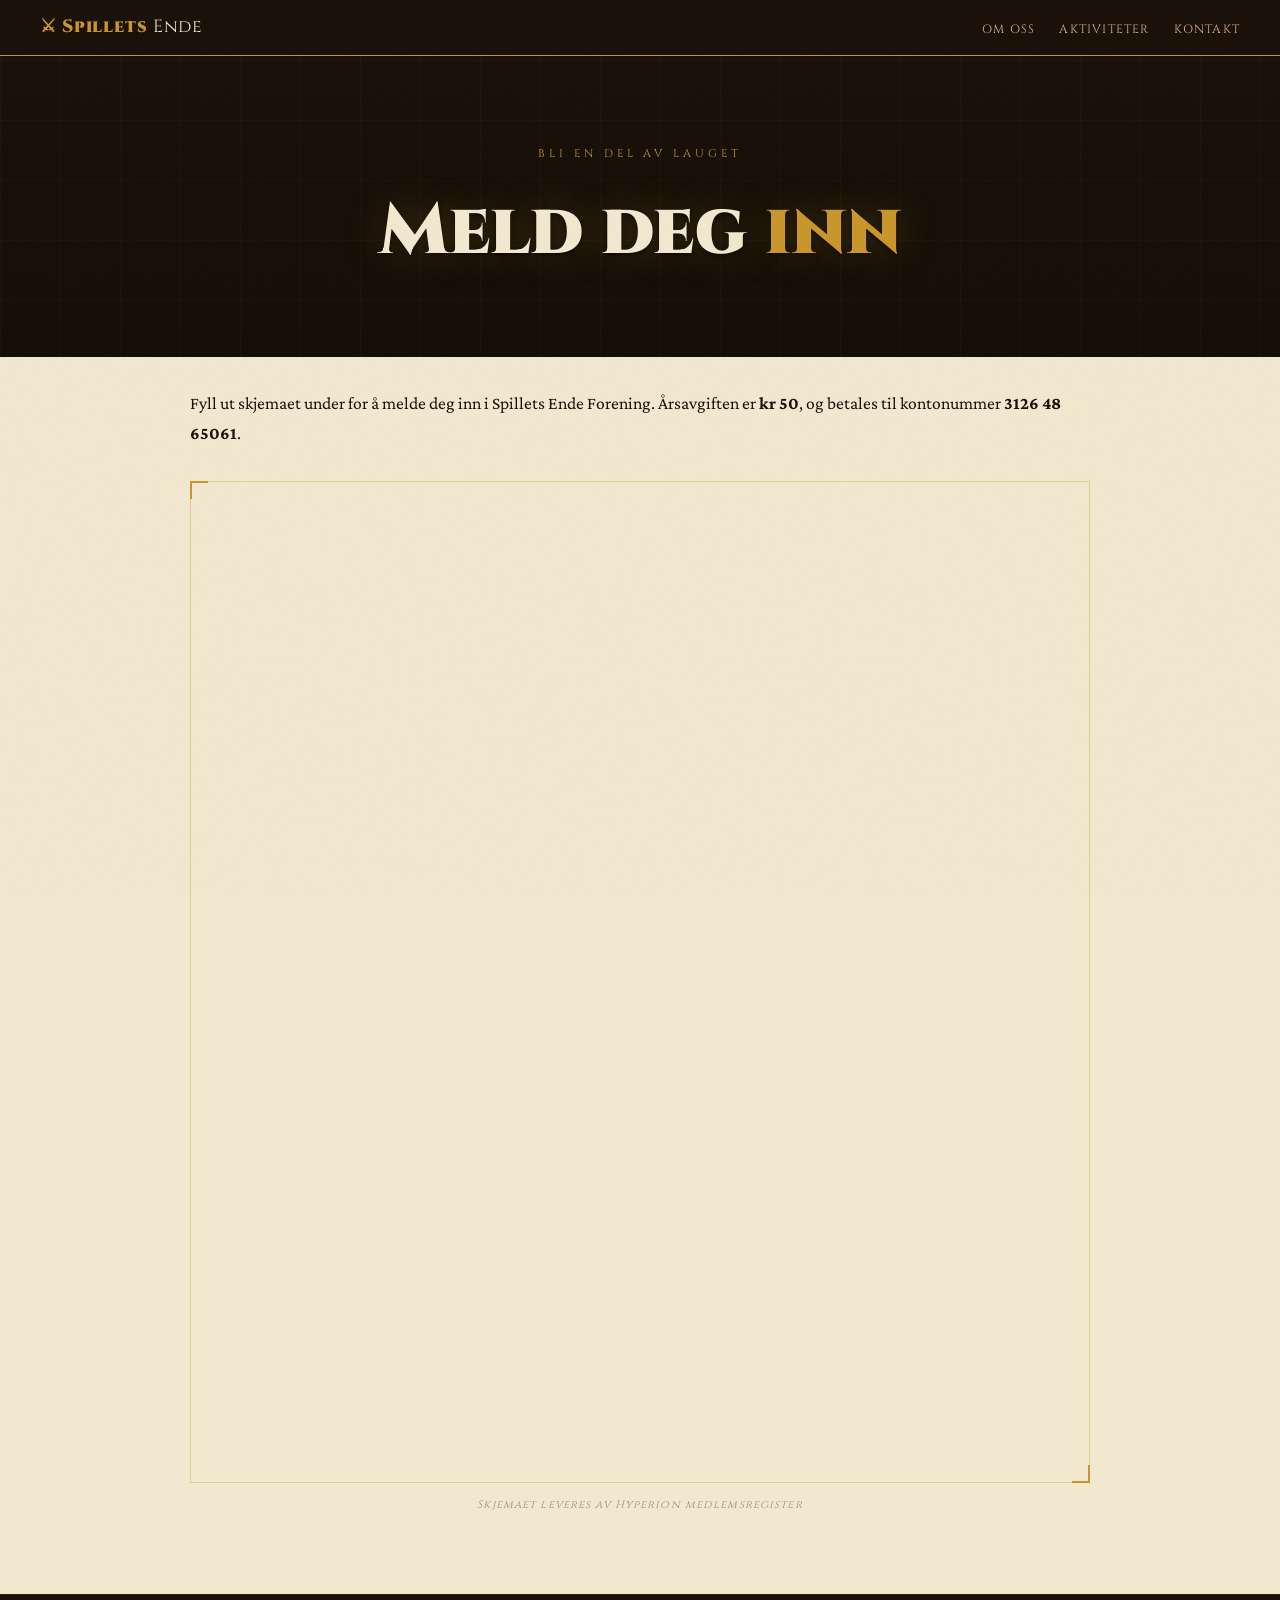
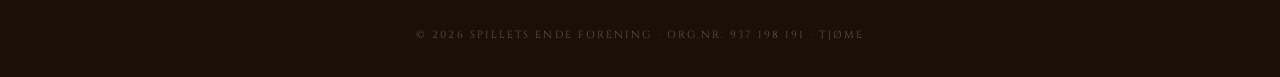
<file: innmelding.html>
<!DOCTYPE html>
<html lang="no">
<head>
  <meta charset="UTF-8" />
  <meta name="viewport" content="width=device-width, initial-scale=1.0" />
  <title>Meld deg inn – Spillets Ende Forening</title>
  <link rel="preconnect" href="https://fonts.googleapis.com">
  <link href="https://fonts.googleapis.com/css2?family=Cinzel:wght@400;700;900&family=Crimson+Pro:ital,wght@0,400;0,600;1,400&display=swap" rel="stylesheet">
  <link rel="stylesheet" href="style.css">
  <style>
    .iframe-wrap {
      max-width: 920px;
      margin: 2rem auto 0;
      border: 1px solid rgba(201,150,42,0.35);
      position: relative;
    }
    .iframe-wrap::before, .iframe-wrap::after {
      content: ''; position: absolute;
      width: 18px; height: 18px;
      border-color: var(--gold); border-style: solid;
      z-index: 1;
    }
    .iframe-wrap::before { top: -1px; left: -1px; border-width: 2px 0 0 2px; }
    .iframe-wrap::after  { bottom: -1px; right: -1px; border-width: 0 2px 2px 0; }
    .iframe-wrap iframe {
      display: block;
      width: 100%;
      border: none;
      /* Skjemaet har egen bakgrunn vi ikke kan overstyre */
    }
    .iframe-note {
      font-family: 'Cinzel', serif;
      font-size: 0.7rem;
      letter-spacing: 0.1em;
      color: rgba(212,184,150,0.45);
      text-align: center;
      margin-top: 0.75rem;
      font-style: italic;
    }
  </style>
</head>
<body>

  <nav>
    <a class="nav-logo" href="index.html">⚔ Spillets <span>Ende</span></a>
    <ul>
      <li><a href="om-oss.html">Om oss</a></li>
      <li><a href="aktiviteter.html">Aktiviteter</a></li>
      <li><a href="kontakt.html">Kontakt</a></li>
    </ul>
  </nav>

  <div class="page-header">
    <div class="page-header-inner">
      <p class="page-label">Bli en del av lauget</p>
      <h1 class="page-title">Meld deg <span class="gold">inn</span></h1>
    </div>
  </div>

  <section style="background: var(--parchment); padding-top: 2rem;">
    <div class="section-inner">
      <p style="color: var(--ink); margin-bottom:2rem; font-size:1.1rem;">
        Fyll ut skjemaet under for å melde deg inn i Spillets Ende Forening. Årsavgiften er <strong>kr 50</strong>, og betales til kontonummer <strong>3126 48 65061</strong>.
      </p>
      <div class="iframe-wrap">
        <iframe
          height="1000"
          src="https://n4f.hypersys.no/old/forms/innmeldingsskjema-spillets-ende-forening/iframe/">
          Laster...
        </iframe>
      </div>
      <p class="iframe-note" style="color: rgba(26,16,8,0.4);">Skjemaet leveres av Hyperion medlemsregister</p>
    </div>
  </section>

  <footer>
    <p>© 2026 SPILLETS ENDE FORENING · ORG.NR. 937 198 191 · TJØME</p>
  </footer>

</body>
</html>
</file>
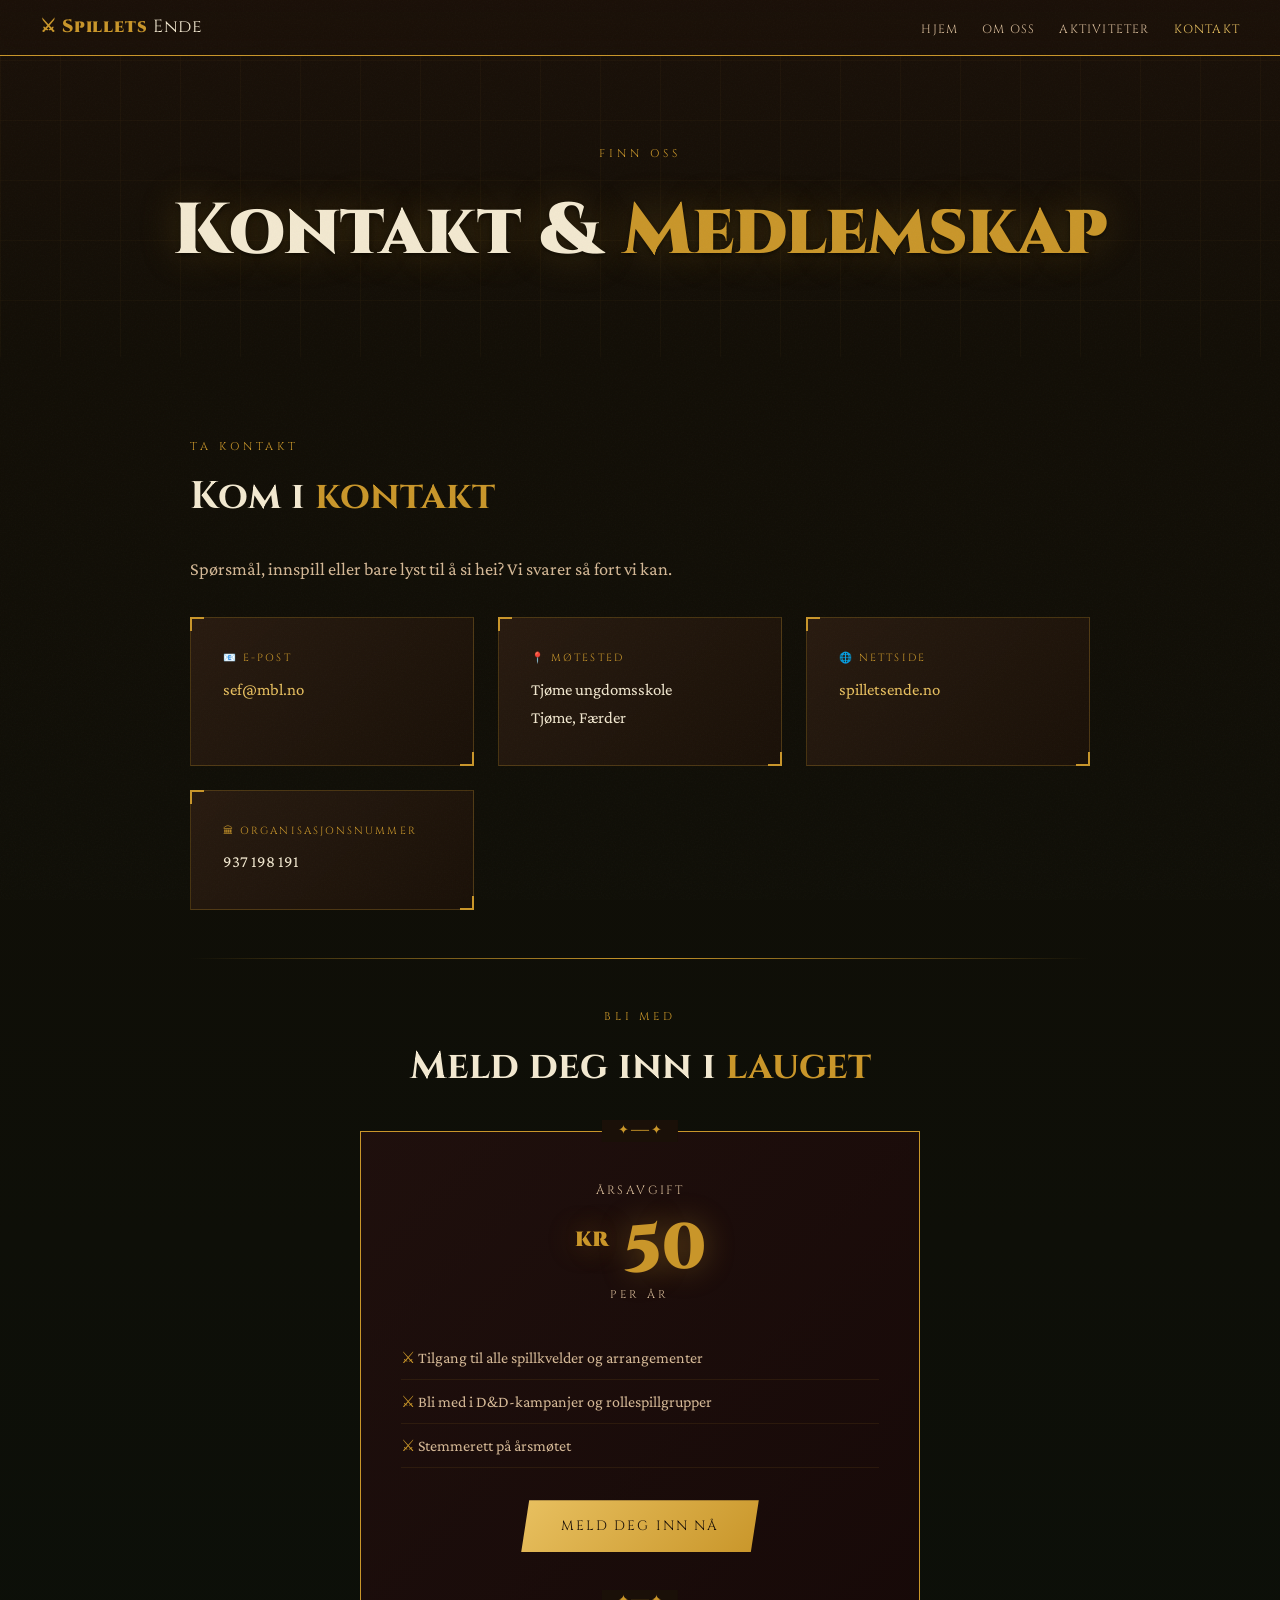
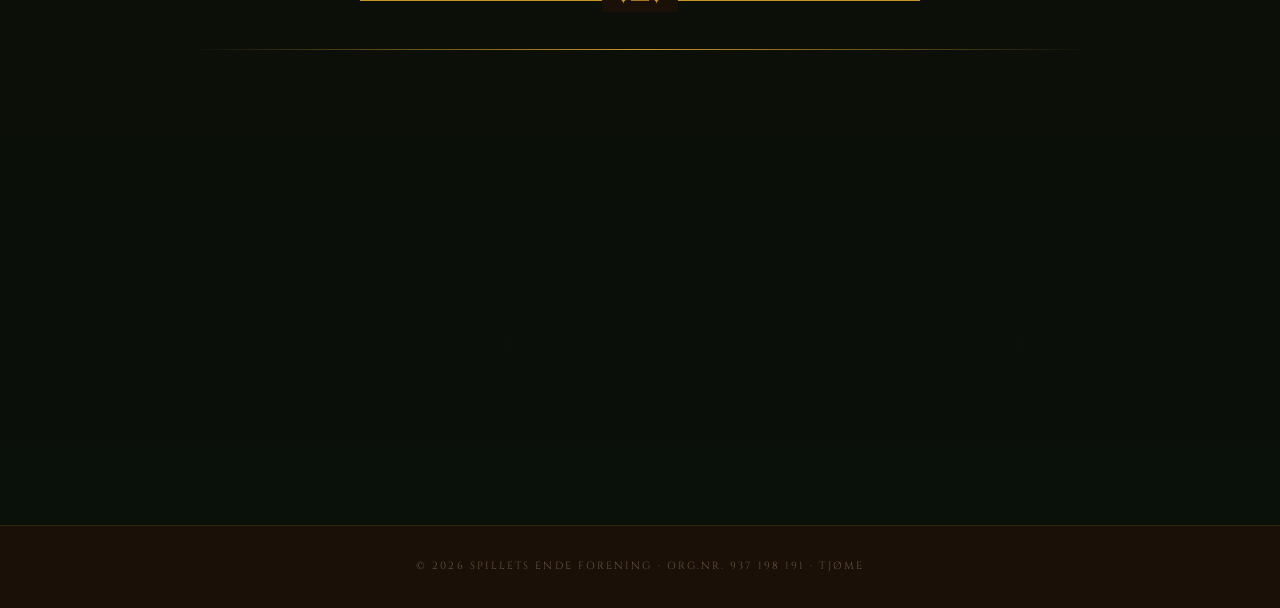
<file: kontakt.html>
<!DOCTYPE html>
<html lang="no">
<head>
  <meta charset="UTF-8" />
  <meta name="viewport" content="width=device-width, initial-scale=1.0" />
  <title>Kontakt – Spillets Ende Forening</title>
  <link rel="preconnect" href="https://fonts.googleapis.com">
  <link href="https://fonts.googleapis.com/css2?family=Cinzel:wght@400;700;900&family=Crimson+Pro:ital,wght@0,400;0,600;1,400&display=swap" rel="stylesheet">
  <link rel="stylesheet" href="style.css">
  <style>
    .kontakt-grid {
      display: grid;
      grid-template-columns: repeat(auto-fit, minmax(260px, 1fr));
      gap: 1.5rem; margin-top: 2rem;
    }
    .kontakt-card {
      border: 1px solid rgba(201,150,42,0.25);
      padding: 2rem;
      background: linear-gradient(135deg, rgba(42,28,16,0.9), rgba(26,16,8,0.95));
      position: relative;
    }
    .kontakt-card::before, .kontakt-card::after {
      content: ''; position: absolute;
      width: 14px; height: 14px; border-color: var(--gold); border-style: solid;
    }
    .kontakt-card::before { top: -1px; left: -1px; border-width: 2px 0 0 2px; }
    .kontakt-card::after  { bottom: -1px; right: -1px; border-width: 0 2px 2px 0; }
    .kontakt-label {
      font-family: 'Cinzel', serif; font-size: 0.65rem;
      letter-spacing: 0.2em; text-transform: uppercase;
      color: var(--gold); margin-bottom: 0.5rem;
    }
    .kontakt-value {
      font-size: 1.05rem; color: var(--parchment);
    }
    .kontakt-value a { color: var(--gold-lt); text-decoration: none; }
    .kontakt-value a:hover { color: var(--gold); }

    .membership-box {
      max-width: 560px; margin: 2rem auto 0;
      border: 1px solid var(--gold); padding: 3rem 2.5rem;
      position: relative; text-align: center;
      background: linear-gradient(135deg, rgba(42,16,16,0.6), rgba(26,8,8,0.8));
    }
    .membership-box::before {
      content: '✦ ── ✦'; position: absolute; top: -0.75rem; left: 50%; transform: translateX(-50%);
      background: var(--ink); padding: 0 1rem; color: var(--gold); font-size: 0.8rem;
    }
    .membership-box::after {
      content: '✦ ── ✦'; position: absolute; bottom: -0.75rem; left: 50%; transform: translateX(-50%);
      background: var(--ink); padding: 0 1rem; color: var(--gold); font-size: 0.8rem;
    }
    .price-display {
      font-family: 'Cinzel', serif; font-size: 4rem; font-weight: 900;
      color: var(--gold); line-height: 1; margin: 1rem 0 0.25rem;
      text-shadow: 0 0 30px rgba(201,150,42,0.4);
    }
    .price-display span { font-size: 1.5rem; vertical-align: super; }
    .price-label {
      font-family: 'Cinzel', serif; font-size: 0.7rem; letter-spacing: 0.3em;
      color: var(--aged); margin-bottom: 2rem; text-transform: uppercase;
    }
    .perks { list-style: none; text-align: left; margin-bottom: 2rem; }
    .perks li {
      padding: 0.5rem 0; border-bottom: 1px solid rgba(201,150,42,0.1);
      color: var(--aged); font-size: 1rem;
    }
    .perks li::before { content: '⚔ '; color: var(--gold); }
  </style>
</head>
<body>

  <nav>
    <a class="nav-logo" href="index.html">⚔ Spillets <span>Ende</span></a>
    <ul>
      <li><a href="index.html">Hjem</a></li>
      <li><a href="om-oss.html">Om oss</a></li>
      <li><a href="aktiviteter.html">Aktiviteter</a></li>
      <li><a href="innmelding.html" class="active">Kontakt</a></li>
    </ul>
  </nav>

  <div class="page-header">
    <div class="page-header-inner">
      <p class="page-label">Finn oss</p>
      <h1 class="page-title">Kontakt & <span class="gold">Medlemskap</span></h1>
    </div>
  </div>

  <!-- KONTAKT -->
  <section style="background: linear-gradient(to bottom, #120e06, #0a100a);">
    <div class="section-inner">

      <div class="reveal">
        <p class="section-label">Ta kontakt</p>
        <h2 class="section-title">Kom i <span class="gold">kontakt</span></h2>
        <p style="color:var(--aged); margin-bottom:0.5rem;">
          Spørsmål, innspill eller bare lyst til å si hei? Vi svarer så fort vi kan.
        </p>
      </div>

      <div class="kontakt-grid">
        <div class="kontakt-card reveal">
          <p class="kontakt-label">📧 E-post</p>
          <p class="kontakt-value"><a href="mailto:sef@mbl.no">sef@mbl.no</a></p>
        </div>
        <div class="kontakt-card reveal">
          <p class="kontakt-label">📍 Møtested</p>
          <p class="kontakt-value">Tjøme ungdomsskole<br>Tjøme, Færder</p>
        </div>
        <div class="kontakt-card reveal">
          <p class="kontakt-label">🌐 Nettside</p>
          <p class="kontakt-value"><a href="https://spilletsende.no">spilletsende.no</a></p>
        </div>
        <div class="kontakt-card reveal">
          <p class="kontakt-label">🏛 Organisasjonsnummer</p>
          <p class="kontakt-value">937 198 191</p>
        </div>
      </div>

      <div class="gold-divider reveal"></div>

      <!-- MEMBERSHIP -->
      <div class="reveal">
        <p class="section-label" style="text-align:center;">Bli med</p>
        <h2 class="section-title" style="text-align:center;">Meld deg inn i <span class="gold">lauget</span></h2>
      </div>

      <div class="membership-box reveal">
        <p style="font-family:'Cinzel',serif; font-size:0.75rem; letter-spacing:0.2em; color:var(--aged);">ÅRSAVGIFT</p>
        <div class="price-display"><span>kr</span> 50</div>
        <p class="price-label">per år</p>
        <ul class="perks">
          <li>Tilgang til alle spillkvelder og arrangementer</li>
          <li>Bli med i D&D-kampanjer og rollespillgrupper</li>
          <li>Stemmerett på årsmøtet</li>
        </ul>
        <a href="innmelding.html" class="btn-primary">Meld deg inn nå</a>
      </div>

      <div class="gold-divider reveal"></div>

      <!-- GRASROT -->
      <div class="reveal" style="text-align:center;">
        <p class="section-label">Støtt oss</p>
        <h2 class="section-title">Grasrot<span class="gold">andelen</span></h2>
        <p style="color:var(--aged); max-width:540px; margin:0 auto 1.5rem;">
          Spillets Ende Forening er registrert i grasrotandelen. Har du tippekonto hos Norsk Tipping kan du velge oss som mottaker – det koster deg ingenting ekstra.
        </p>
        <table class="info-table" style="max-width:400px; margin:0 auto;">
          <tr>
            <td>Org.nr.</td>
            <td>937 198 191</td>
          </tr>
          <tr>
            <td>Navn</td>
            <td>Spillets Ende Forening</td>
          </tr>
        </table>
      </div>

    </div>
  </section>

  <footer>
    <p>© 2026 SPILLETS ENDE FORENING · ORG.NR. 937 198 191 · TJØME</p>
  </footer>

  <script>
    const observer = new IntersectionObserver(entries => {
      entries.forEach((e, i) => {
        if (e.isIntersecting) setTimeout(() => e.target.classList.add('visible'), i * 70);
      });
    }, { threshold: 0.08 });
    document.querySelectorAll('.reveal').forEach(el => observer.observe(el));
  </script>
</body>
</html>
</file>
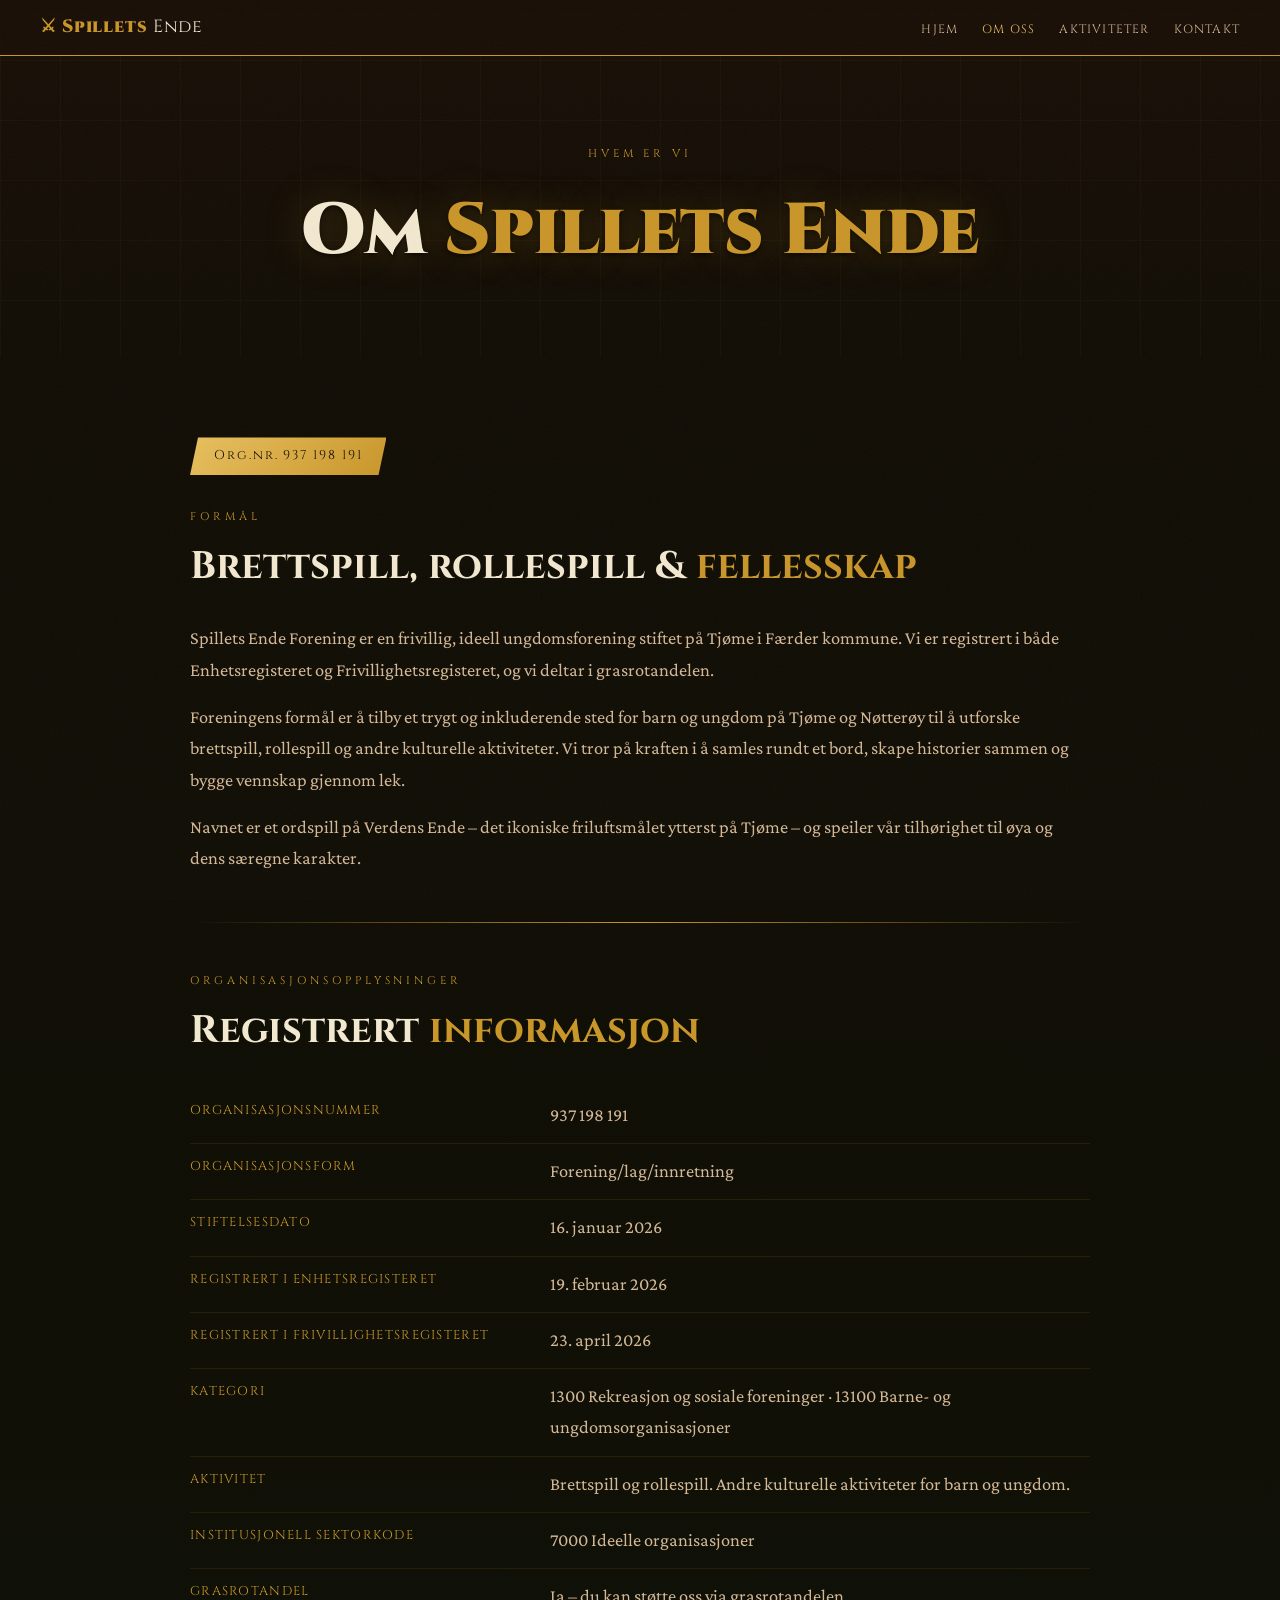
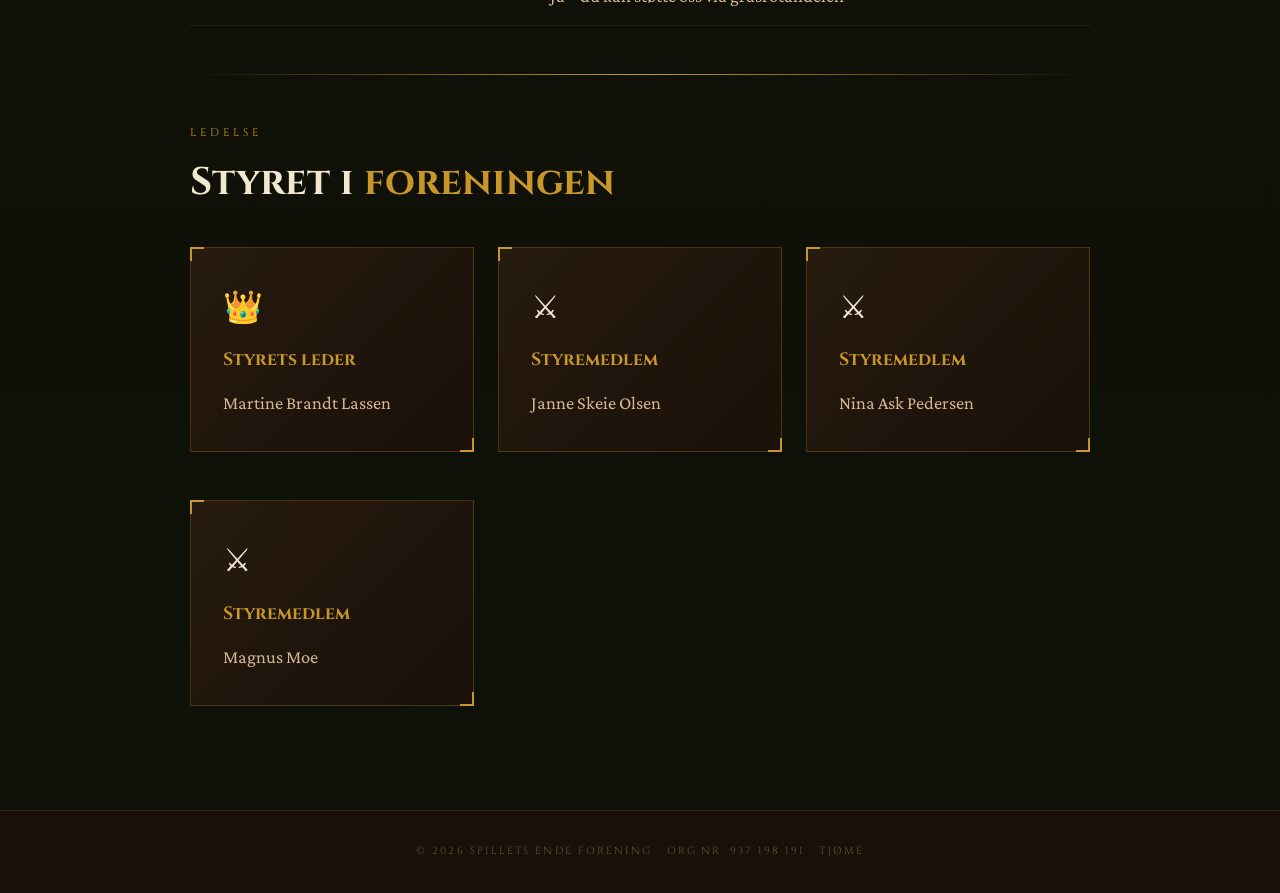
<file: om-oss.html>
<!DOCTYPE html>
<html lang="no">
<head>
  <meta charset="UTF-8" />
  <meta name="viewport" content="width=device-width, initial-scale=1.0" />
  <title>Om oss – Spillets Ende Forening</title>
  <link rel="preconnect" href="https://fonts.googleapis.com">
  <link href="https://fonts.googleapis.com/css2?family=Cinzel:wght@400;700;900&family=Crimson+Pro:ital,wght@0,400;0,600;1,400&display=swap" rel="stylesheet">
  <link rel="stylesheet" href="style.css">
</head>
<body>

  <nav>
    <a class="nav-logo" href="index.html">⚔ Spillets <span>Ende</span></a>
    <ul>
      <li><a href="index.html">Hjem</a></li>
      <li><a href="om-oss.html" class="active">Om oss</a></li>
      <li><a href="aktiviteter.html">Aktiviteter</a></li>
      <li><a href="kontakt.html">Kontakt</a></li>
    </ul>
  </nav>

  <div class="page-header">
    <div class="page-header-inner">
      <p class="page-label">Hvem er vi</p>
      <h1 class="page-title">Om <span class="gold">Spillets Ende</span></h1>
    </div>
  </div>

  <!-- FORMÅL -->
  <section style="background: linear-gradient(to bottom, #120e06, #0e1208);">
    <div class="section-inner">
      <div class="reveal">
        <div class="org-badge">Org.nr. 937 198 191</div>
        <p class="section-label">Formål</p>
        <h2 class="section-title">Brettspill, rollespill & <span class="gold">fellesskap</span></h2>
        <p style="color:var(--aged); margin-bottom:1rem;">
          Spillets Ende Forening er en frivillig, ideell ungdomsforening stiftet på Tjøme i Færder kommune. Vi er registrert i både Enhetsregisteret og Frivillighetsregisteret, og vi deltar i grasrotandelen.
        </p>
        <p style="color:var(--aged); margin-bottom:1rem;">
          Foreningens formål er å tilby et trygt og inkluderende sted for barn og ungdom på Tjøme og Nøtterøy til å utforske brettspill, rollespill og andre kulturelle aktiviteter. Vi tror på kraften i å samles rundt et bord, skape historier sammen og bygge vennskap gjennom lek.
        </p>
        <p style="color:var(--aged);">
          Navnet er et ordspill på Verdens Ende – det ikoniske friluftsmålet ytterst på Tjøme – og speiler vår tilhørighet til øya og dens særegne karakter.
        </p>
      </div>

      <div class="gold-divider reveal"></div>

      <!-- ORGANISASJONSINFO -->
      <div class="reveal">
        <p class="section-label">Organisasjonsopplysninger</p>
        <h2 class="section-title">Registrert <span class="gold">informasjon</span></h2>
        <table class="info-table">
          <tr>
            <td>Organisasjonsnummer</td>
            <td>937 198 191</td>
          </tr>
          <tr>
            <td>Organisasjonsform</td>
            <td>Forening/lag/innretning</td>
          </tr>
          <tr>
            <td>Stiftelsesdato</td>
            <td>16. januar 2026</td>
          </tr>
          <tr>
            <td>Registrert i Enhetsregisteret</td>
            <td>19. februar 2026</td>
          </tr>
          <tr>
            <td>Registrert i Frivillighetsregisteret</td>
            <td>23. april 2026</td>
          </tr>
          <tr>
            <td>Kategori</td>
            <td>1300 Rekreasjon og sosiale foreninger · 13100 Barne- og ungdomsorganisasjoner</td>
          </tr>
          <tr>
            <td>Aktivitet</td>
            <td>Brettspill og rollespill. Andre kulturelle aktiviteter for barn og ungdom.</td>
          </tr>
          <tr>
            <td>Institusjonell sektorkode</td>
            <td>7000 Ideelle organisasjoner</td>
          </tr>
          <tr>
            <td>Grasrotandel</td>
            <td>Ja – du kan støtte oss via grasrotandelen</td>
          </tr>
        </table>
      </div>

      <div class="gold-divider reveal"></div>

      <!-- STYRE -->
      <div class="reveal">
        <p class="section-label">Ledelse</p>
        <h2 class="section-title">Styret i <span class="gold">foreningen</span></h2>
        <div class="cards-grid">
          <div class="card reveal">
            <div class="card-icon">👑</div>
            <h3 class="card-title">Styrets leder</h3>
            <p>Martine Brandt Lassen</p>
          </div>
          <div class="card reveal">
            <div class="card-icon">⚔</div>
            <h3 class="card-title">Styremedlem</h3>
            <p>Janne Skeie Olsen</p>
          </div>
          <div class="card reveal">
            <div class="card-icon">⚔</div>
            <h3 class="card-title">Styremedlem</h3>
            <p>Nina Ask Pedersen</p>
          </div>
          <div class="card reveal">
            <div class="card-icon">⚔</div>
            <h3 class="card-title">Styremedlem</h3>
            <p>Magnus Moe</p>
          </div>
        </div>
      </div>

    </div>
  </section>

  <footer>
    <p>© 2026 SPILLETS ENDE FORENING · ORG.NR. 937 198 191 · TJØME</p>
  </footer>

  <script>
    const observer = new IntersectionObserver(entries => {
      entries.forEach((e, i) => {
        if (e.isIntersecting) setTimeout(() => e.target.classList.add('visible'), i * 70);
      });
    }, { threshold: 0.08 });
    document.querySelectorAll('.reveal').forEach(el => observer.observe(el));
  </script>
</body>
</html>
</file>
<file: style.css>
:root {
  --ink:       #1a1008;
  --parchment: #f2e8d0;
  --aged:      #d4b896;
  --crimson:   #8b1a1a;
  --gold:      #c9962a;
  --gold-lt:   #e8c060;
}

*, *::before, *::after { box-sizing: border-box; margin: 0; padding: 0; }
html { scroll-behavior: smooth; }

body {
  background-color: var(--ink);
  color: var(--parchment);
  font-family: 'Crimson Pro', Georgia, serif;
  font-size: 1.15rem;
  line-height: 1.7;
  overflow-x: hidden;
}

body::before {
  content: '';
  position: fixed; inset: 0;
  background-image: url("data:image/svg+xml,%3Csvg xmlns='http://www.w3.org/2000/svg' width='300' height='300'%3E%3Cfilter id='n'%3E%3CfeTurbulence type='fractalNoise' baseFrequency='0.65' numOctaves='3' stitchTiles='stitch'/%3E%3C/filter%3E%3Crect width='300' height='300' filter='url(%23n)' opacity='0.04'/%3E%3C/svg%3E");
  pointer-events: none; z-index: 1000; opacity: 0.6;
}

/* ── NAV ── */
nav {
  position: fixed; top: 0; left: 0; right: 0; z-index: 900;
  display: flex; align-items: center; justify-content: space-between;
  padding: 0.75rem 2.5rem;
  background: linear-gradient(to bottom, rgba(26,16,8,0.97), rgba(26,16,8,0.85));
  border-bottom: 1px solid var(--gold);
  backdrop-filter: blur(6px);
}
.nav-logo {
  font-family: 'Cinzel', serif; font-weight: 900; font-size: 1.1rem;
  color: var(--gold); letter-spacing: 0.05em; text-decoration: none;
}
.nav-logo span { color: var(--parchment); font-weight: 400; }
nav ul { list-style: none; display: flex; gap: 1.5rem; }
nav ul a {
  font-family: 'Cinzel', serif; font-size: 0.75rem;
  letter-spacing: 0.1em; color: var(--aged);
  text-decoration: none; text-transform: uppercase; transition: color 0.2s;
}
nav ul a:hover, nav ul a.active { color: var(--gold-lt); }

/* ── PAGE HEADER ── */
.page-header {
  padding: 9rem 2rem 4rem;
  text-align: center;
  background: linear-gradient(to bottom, var(--ink), #120e06);
  position: relative;
}
.page-header::after {
  content: '';
  position: absolute; inset: 0;
  background-image:
    linear-gradient(rgba(201,150,42,0.04) 1px, transparent 1px),
    linear-gradient(90deg, rgba(201,150,42,0.04) 1px, transparent 1px);
  background-size: 60px 60px;
  pointer-events: none;
}
.page-header-inner { position: relative; z-index: 1; }
.page-label {
  font-family: 'Cinzel', serif; font-size: 0.7rem;
  letter-spacing: 0.35em; color: var(--gold);
  text-transform: uppercase; margin-bottom: 0.5rem;
}
.page-title {
  font-family: 'Cinzel', serif; font-size: clamp(2.5rem, 6vw, 4.5rem);
  font-weight: 900; color: var(--parchment);
  text-shadow: 0 0 40px rgba(201,150,42,0.25), 0 2px 4px rgba(0,0,0,0.8);
}
.page-title .gold { color: var(--gold); }

/* ── SHARED SECTION ── */
section { padding: 5rem 2rem; }
.section-inner { max-width: 900px; margin: 0 auto; }
.section-label {
  font-family: 'Cinzel', serif; font-size: 0.7rem;
  letter-spacing: 0.35em; color: var(--gold);
  text-transform: uppercase; margin-bottom: 0.5rem;
}
.section-title {
  font-family: 'Cinzel', serif; font-size: clamp(1.8rem, 3vw, 2.5rem);
  font-weight: 700; color: var(--parchment); margin-bottom: 1.5rem;
}
.section-title .gold { color: var(--gold); }

/* ── INFO TABLE ── */
.info-table { width: 100%; border-collapse: collapse; margin-top: 1.5rem; }
.info-table tr { border-bottom: 1px solid rgba(201,150,42,0.12); }
.info-table td { padding: 0.75rem 0; vertical-align: top; }
.info-table td:first-child {
  font-family: 'Cinzel', serif; font-size: 0.8rem;
  letter-spacing: 0.1em; color: var(--gold);
  text-transform: uppercase; width: 40%; padding-right: 1rem;
}
.info-table td:last-child { color: var(--aged); }

/* ── CARD ── */
.card {
  background: linear-gradient(135deg, rgba(42,28,16,0.9), rgba(26,16,8,0.95));
  border: 1px solid rgba(201,150,42,0.25);
  padding: 2rem; position: relative;
  transition: border-color 0.3s, transform 0.3s;
  margin-bottom: 1.5rem;
}
.card:hover { border-color: var(--gold); transform: translateY(-3px); }
.card::before, .card::after {
  content: ''; position: absolute;
  width: 14px; height: 14px; border-color: var(--gold); border-style: solid;
}
.card::before { top: -1px; left: -1px; border-width: 2px 0 0 2px; }
.card::after  { bottom: -1px; right: -1px; border-width: 0 2px 2px 0; }
.card-title {
  font-family: 'Cinzel', serif; font-size: 1.1rem;
  color: var(--gold); margin-bottom: 0.75rem;
}
.card p { color: var(--aged); }
.card-icon { font-size: 2rem; margin-bottom: 0.75rem; }

.cards-grid {
  display: grid;
  grid-template-columns: repeat(auto-fit, minmax(260px, 1fr));
  gap: 1.5rem; margin-top: 2rem;
}

/* ── ORG NUMBER BADGE ── */
.org-badge {
  display: inline-block;
  font-family: 'Cinzel', serif; font-size: 0.8rem;
  letter-spacing: 0.15em; color: var(--ink);
  background: linear-gradient(135deg, var(--gold-lt), var(--gold));
  padding: 0.5rem 1.5rem;
  clip-path: polygon(8px 0%, 100% 0%, calc(100% - 8px) 100%, 0% 100%);
  margin-bottom: 2rem;
}

/* ── BUTTON ── */
.btn-primary {
  display: inline-block; font-family: 'Cinzel', serif;
  font-size: 0.85rem; letter-spacing: 0.15em; text-transform: uppercase;
  color: var(--ink); background: linear-gradient(135deg, var(--gold-lt), var(--gold));
  padding: 0.9rem 2.5rem; text-decoration: none;
  clip-path: polygon(8px 0%, 100% 0%, calc(100% - 8px) 100%, 0% 100%);
  transition: filter 0.2s, transform 0.2s;
}
.btn-primary:hover { filter: brightness(1.15); transform: translateY(-2px); }

/* ── DIVIDER ── */
.gold-divider {
  height: 1px;
  background: linear-gradient(to right, transparent, var(--gold), transparent);
  margin: 3rem 0;
}

/* ── FOOTER ── */
footer {
  padding: 2rem; text-align: center;
  border-top: 1px solid rgba(201,150,42,0.15);
  font-family: 'Cinzel', serif; font-size: 0.65rem;
  letter-spacing: 0.2em; color: rgba(212,184,150,0.4);
}

/* ── REVEAL ── */
.reveal { opacity: 0; transform: translateY(24px); transition: opacity 0.6s ease, transform 0.6s ease; }
.reveal.visible { opacity: 1; transform: translateY(0); }

/* ── MOBILE ── */
@media (max-width: 600px) {
  nav ul { display: none; }
  .info-table td:first-child { width: 50%; font-size: 0.7rem; }
}
</file>
